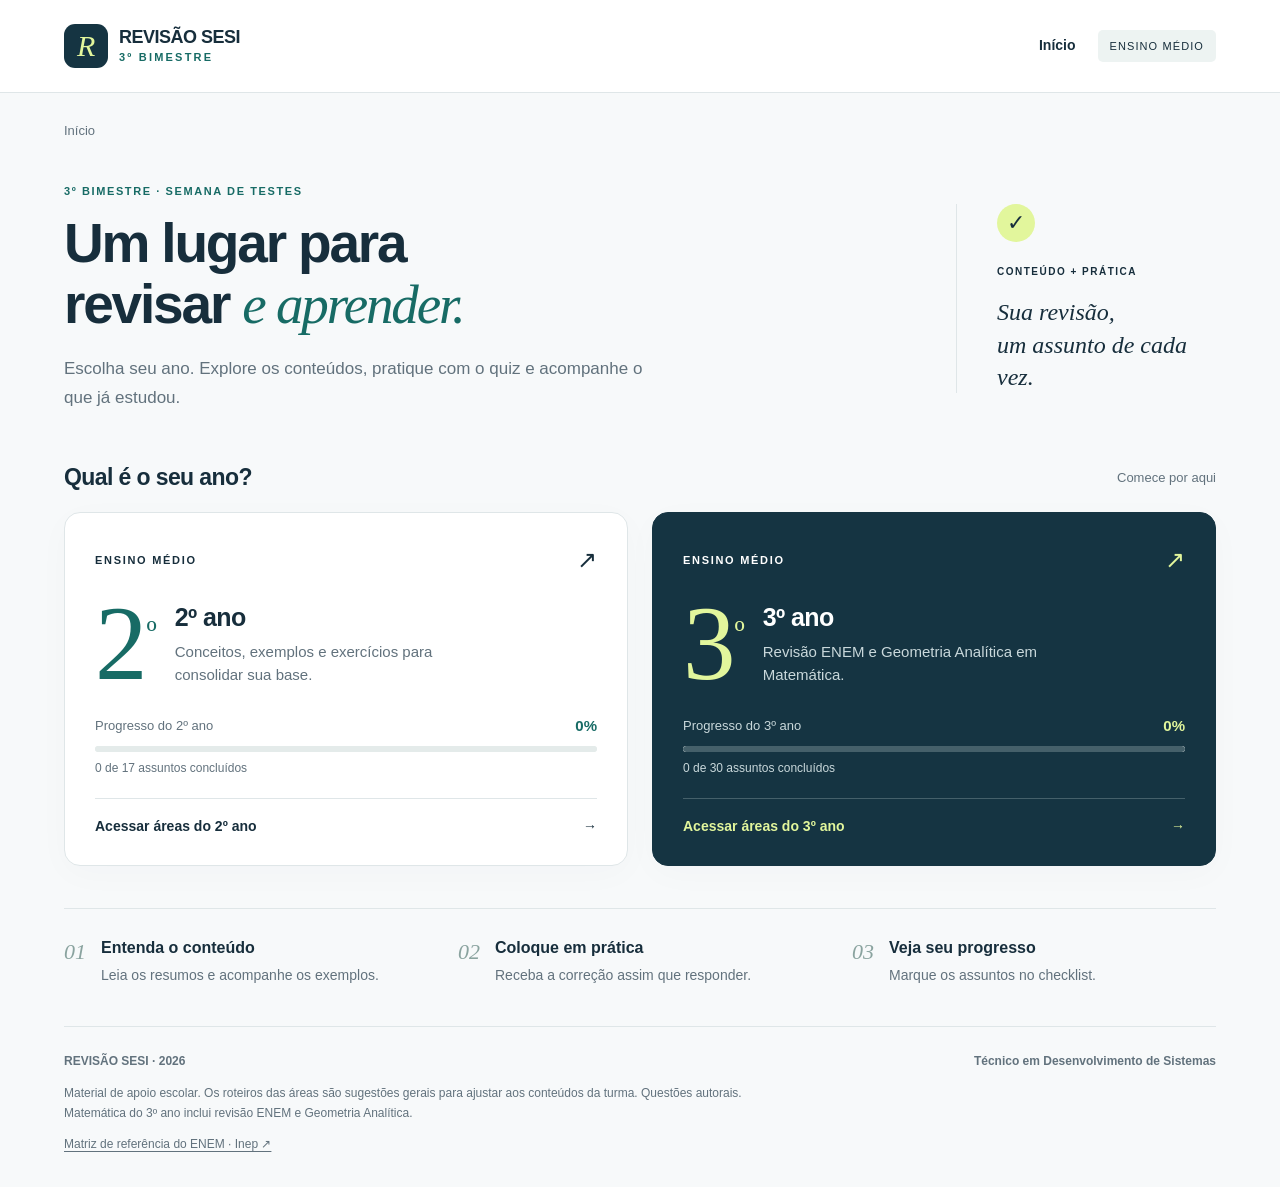
<file: index.html>
<!doctype html>
<html lang="pt-BR"><head><meta charset="UTF-8"><meta name="viewport" content="width=device-width,initial-scale=1"><title>Revisão SESI · 3º Bimestre</title><meta name="description" content="Plataforma de revisão do 2º e 3º ano: Linguagens, Matemática, Ciências da Natureza e Ciências Humanas, com conteúdo, quiz e checklist."><meta name="theme-color" content="#153442"><link rel="icon" type="image/svg+xml" href="data:image/svg+xml,%3Csvg xmlns='http://www.w3.org/2000/svg' viewBox='0 0 40 40'%3E%3Crect width='40' height='40' rx='10' fill='%23153442'/%3E%3Ctext x='20' y='29' text-anchor='middle' font-size='29' fill='%23e2f69c'%3ER%3C/text%3E%3C/svg%3E"><link rel="stylesheet" href="assets/css/style.css"><script defer src="assets/js/data.js"></script><script defer src="assets/js/script.js"></script></head>
<body data-page="home" data-grade="" data-area="" data-root="">
<a class="skip" href="#app">Pular para o conteúdo</a>
<header class="site-header"><div class="header-inner"><a class="brand" id="home-link" href="index.html" aria-label="Revisão SESI — página inicial"><span class="brand-mark" aria-hidden="true">R</span><span>REVISÃO SESI<small>3º BIMESTRE</small></span></a><nav class="header-nav" aria-label="Navegação principal"><a id="header-home" href="index.html">Início</a><span class="year-tag" id="header-year">ENSINO MÉDIO</span></nav></div></header>
<div class="shell"><nav id="breadcrumbs" class="breadcrumbs" aria-label="Caminho de navegação"><a href="index.html">Início</a></nav><main id="app" tabindex="-1"></main>
<footer class="site-footer"><div class="footer-top"><span>REVISÃO SESI · <span id="current-year"></span></span><span>Técnico em Desenvolvimento de Sistemas</span></div><p>Material de apoio escolar. Os roteiros das áreas são sugestões gerais para ajustar aos conteúdos da turma. Questões autorais. Matemática do 3º ano inclui revisão ENEM e Geometria Analítica.</p><a href="https://download.inep.gov.br/enem/outros_documentos/enem_matriz_referencia.pdf" target="_blank" rel="noopener">Matriz de referência do ENEM · Inep ↗</a></footer></div>
<div id="announcer" class="sr-only" role="status" aria-live="polite" aria-atomic="true"></div><noscript><p class="noscript">Ative o JavaScript para usar os conteúdos, quizzes e checklists. Os materiais também estão disponíveis em Markdown na pasta conteudos do projeto.</p></noscript></body></html>
</file>
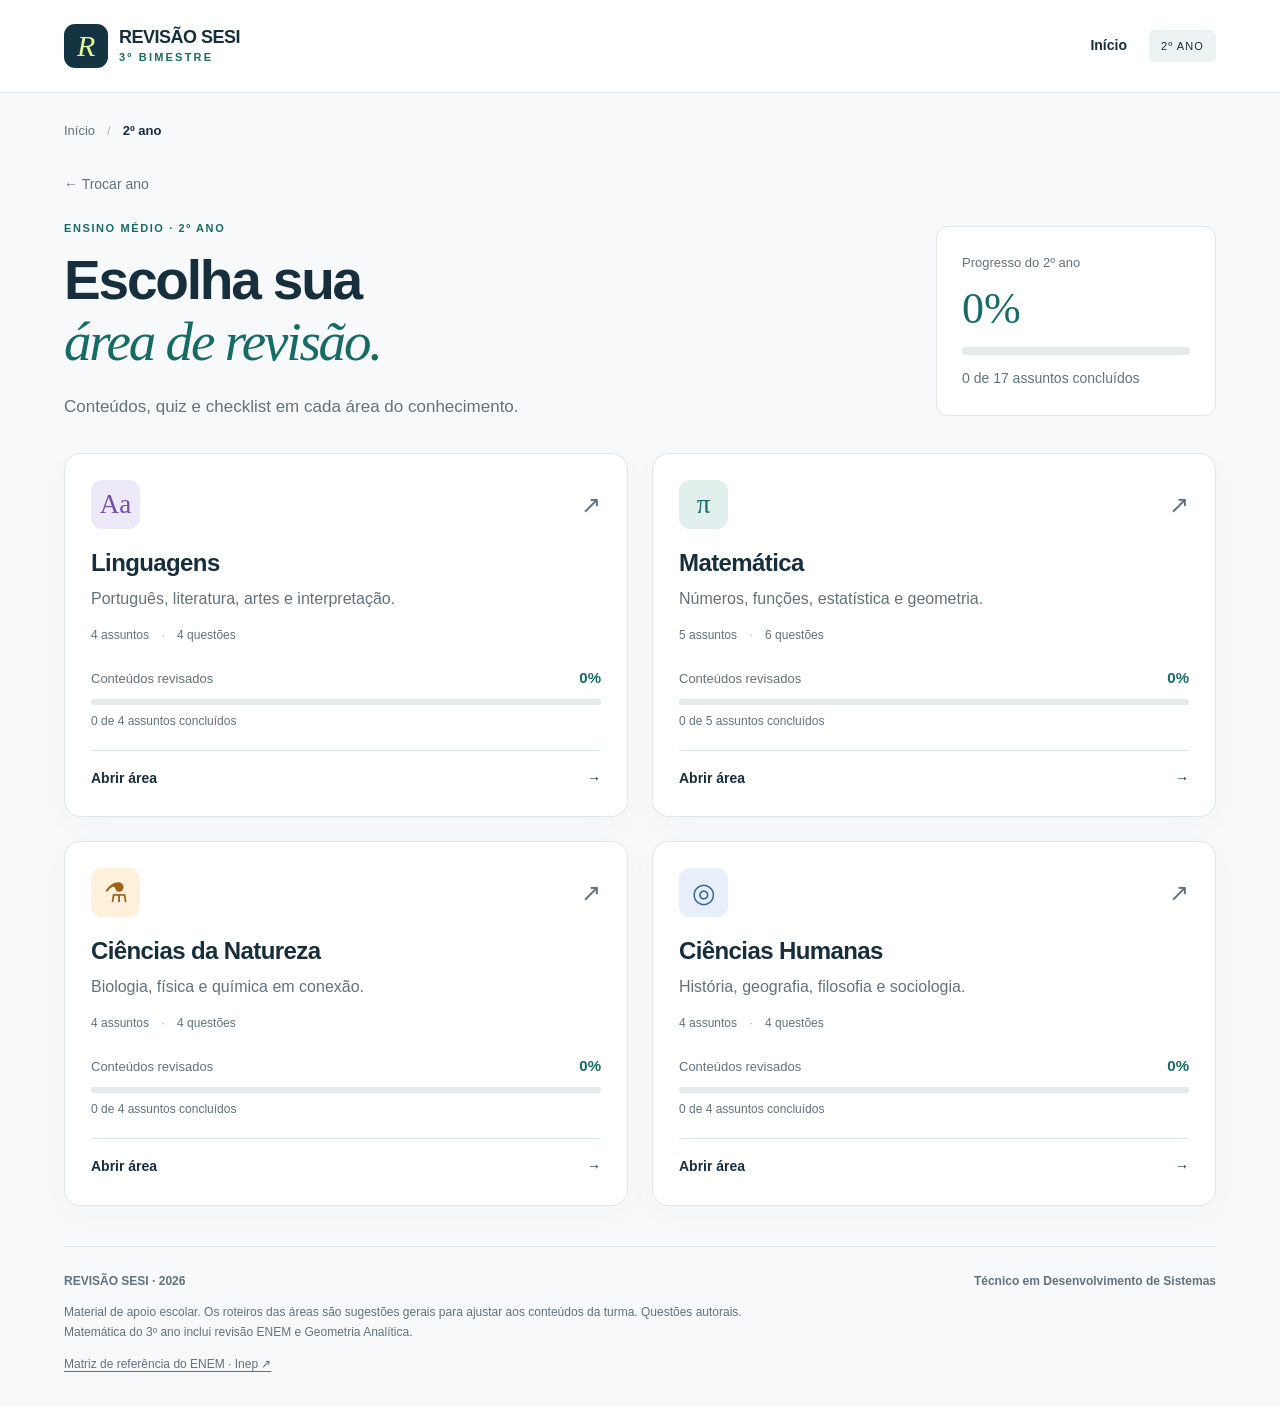
<file: pages/2ano.html>
<!doctype html>
<html lang="pt-BR"><head><meta charset="UTF-8"><meta name="viewport" content="width=device-width,initial-scale=1"><title>2º Ano | Revisão SESI</title><meta name="description" content="Plataforma de revisão do 2º e 3º ano: Linguagens, Matemática, Ciências da Natureza e Ciências Humanas, com conteúdo, quiz e checklist."><meta name="theme-color" content="#153442"><link rel="icon" type="image/svg+xml" href="data:image/svg+xml,%3Csvg xmlns='http://www.w3.org/2000/svg' viewBox='0 0 40 40'%3E%3Crect width='40' height='40' rx='10' fill='%23153442'/%3E%3Ctext x='20' y='29' text-anchor='middle' font-size='29' fill='%23e2f69c'%3ER%3C/text%3E%3C/svg%3E"><link rel="stylesheet" href="../assets/css/style.css"><script defer src="../assets/js/data.js"></script><script defer src="../assets/js/script.js"></script></head>
<body data-page="grade" data-grade="2" data-area="" data-root="../">
<a class="skip" href="#app">Pular para o conteúdo</a>
<header class="site-header"><div class="header-inner"><a class="brand" id="home-link" href="../index.html" aria-label="Revisão SESI — página inicial"><span class="brand-mark" aria-hidden="true">R</span><span>REVISÃO SESI<small>3º BIMESTRE</small></span></a><nav class="header-nav" aria-label="Navegação principal"><a id="header-home" href="../index.html">Início</a><span class="year-tag" id="header-year">ENSINO MÉDIO</span></nav></div></header>
<div class="shell"><nav id="breadcrumbs" class="breadcrumbs" aria-label="Caminho de navegação"><a href="../index.html">Início</a></nav><main id="app" tabindex="-1"></main>
<footer class="site-footer"><div class="footer-top"><span>REVISÃO SESI · <span id="current-year"></span></span><span>Técnico em Desenvolvimento de Sistemas</span></div><p>Material de apoio escolar. Os roteiros das áreas são sugestões gerais para ajustar aos conteúdos da turma. Questões autorais. Matemática do 3º ano inclui revisão ENEM e Geometria Analítica.</p><a href="https://download.inep.gov.br/enem/outros_documentos/enem_matriz_referencia.pdf" target="_blank" rel="noopener">Matriz de referência do ENEM · Inep ↗</a></footer></div>
<div id="announcer" class="sr-only" role="status" aria-live="polite" aria-atomic="true"></div><noscript><p class="noscript">Ative o JavaScript para usar os conteúdos, quizzes e checklists. Os materiais também estão disponíveis em Markdown na pasta conteudos do projeto.</p></noscript></body></html>
</file>
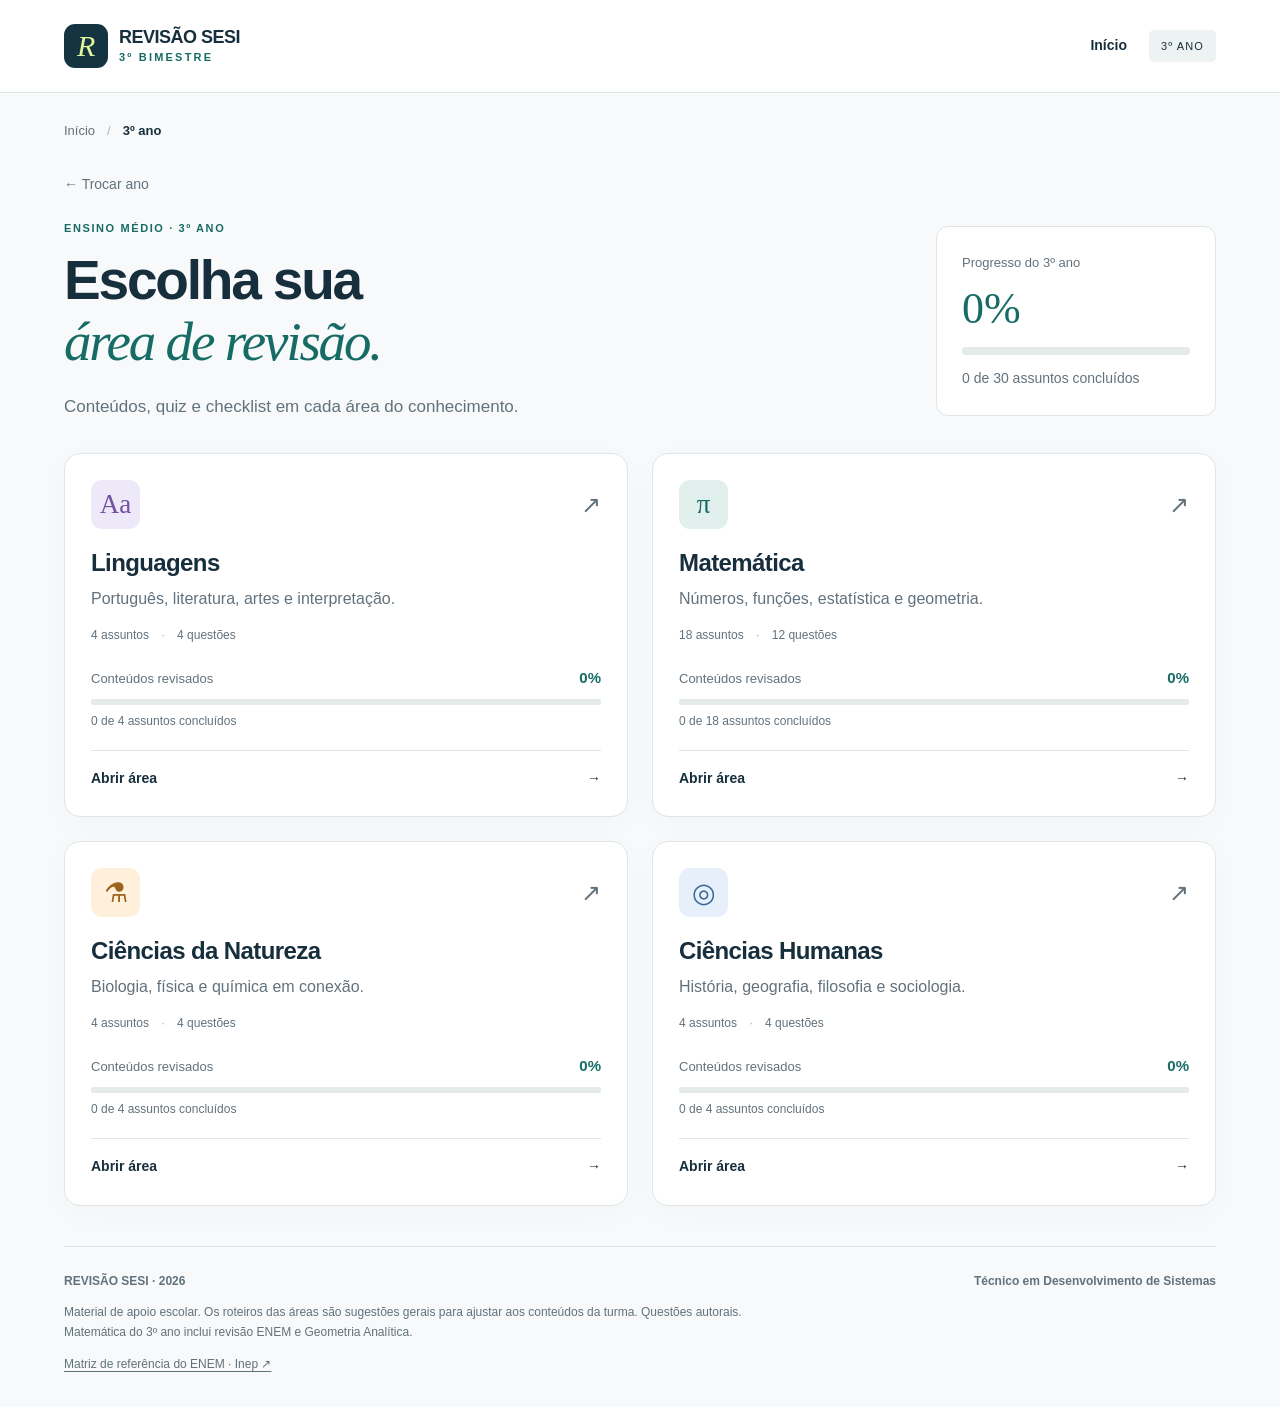
<file: pages/3ano.html>
<!doctype html>
<html lang="pt-BR"><head><meta charset="UTF-8"><meta name="viewport" content="width=device-width,initial-scale=1"><title>3º Ano | Revisão SESI</title><meta name="description" content="Plataforma de revisão do 2º e 3º ano: Linguagens, Matemática, Ciências da Natureza e Ciências Humanas, com conteúdo, quiz e checklist."><meta name="theme-color" content="#153442"><link rel="icon" type="image/svg+xml" href="data:image/svg+xml,%3Csvg xmlns='http://www.w3.org/2000/svg' viewBox='0 0 40 40'%3E%3Crect width='40' height='40' rx='10' fill='%23153442'/%3E%3Ctext x='20' y='29' text-anchor='middle' font-size='29' fill='%23e2f69c'%3ER%3C/text%3E%3C/svg%3E"><link rel="stylesheet" href="../assets/css/style.css"><script defer src="../assets/js/data.js"></script><script defer src="../assets/js/script.js"></script></head>
<body data-page="grade" data-grade="3" data-area="" data-root="../">
<a class="skip" href="#app">Pular para o conteúdo</a>
<header class="site-header"><div class="header-inner"><a class="brand" id="home-link" href="../index.html" aria-label="Revisão SESI — página inicial"><span class="brand-mark" aria-hidden="true">R</span><span>REVISÃO SESI<small>3º BIMESTRE</small></span></a><nav class="header-nav" aria-label="Navegação principal"><a id="header-home" href="../index.html">Início</a><span class="year-tag" id="header-year">ENSINO MÉDIO</span></nav></div></header>
<div class="shell"><nav id="breadcrumbs" class="breadcrumbs" aria-label="Caminho de navegação"><a href="../index.html">Início</a></nav><main id="app" tabindex="-1"></main>
<footer class="site-footer"><div class="footer-top"><span>REVISÃO SESI · <span id="current-year"></span></span><span>Técnico em Desenvolvimento de Sistemas</span></div><p>Material de apoio escolar. Os roteiros das áreas são sugestões gerais para ajustar aos conteúdos da turma. Questões autorais. Matemática do 3º ano inclui revisão ENEM e Geometria Analítica.</p><a href="https://download.inep.gov.br/enem/outros_documentos/enem_matriz_referencia.pdf" target="_blank" rel="noopener">Matriz de referência do ENEM · Inep ↗</a></footer></div>
<div id="announcer" class="sr-only" role="status" aria-live="polite" aria-atomic="true"></div><noscript><p class="noscript">Ative o JavaScript para usar os conteúdos, quizzes e checklists. Os materiais também estão disponíveis em Markdown na pasta conteudos do projeto.</p></noscript></body></html>
</file>
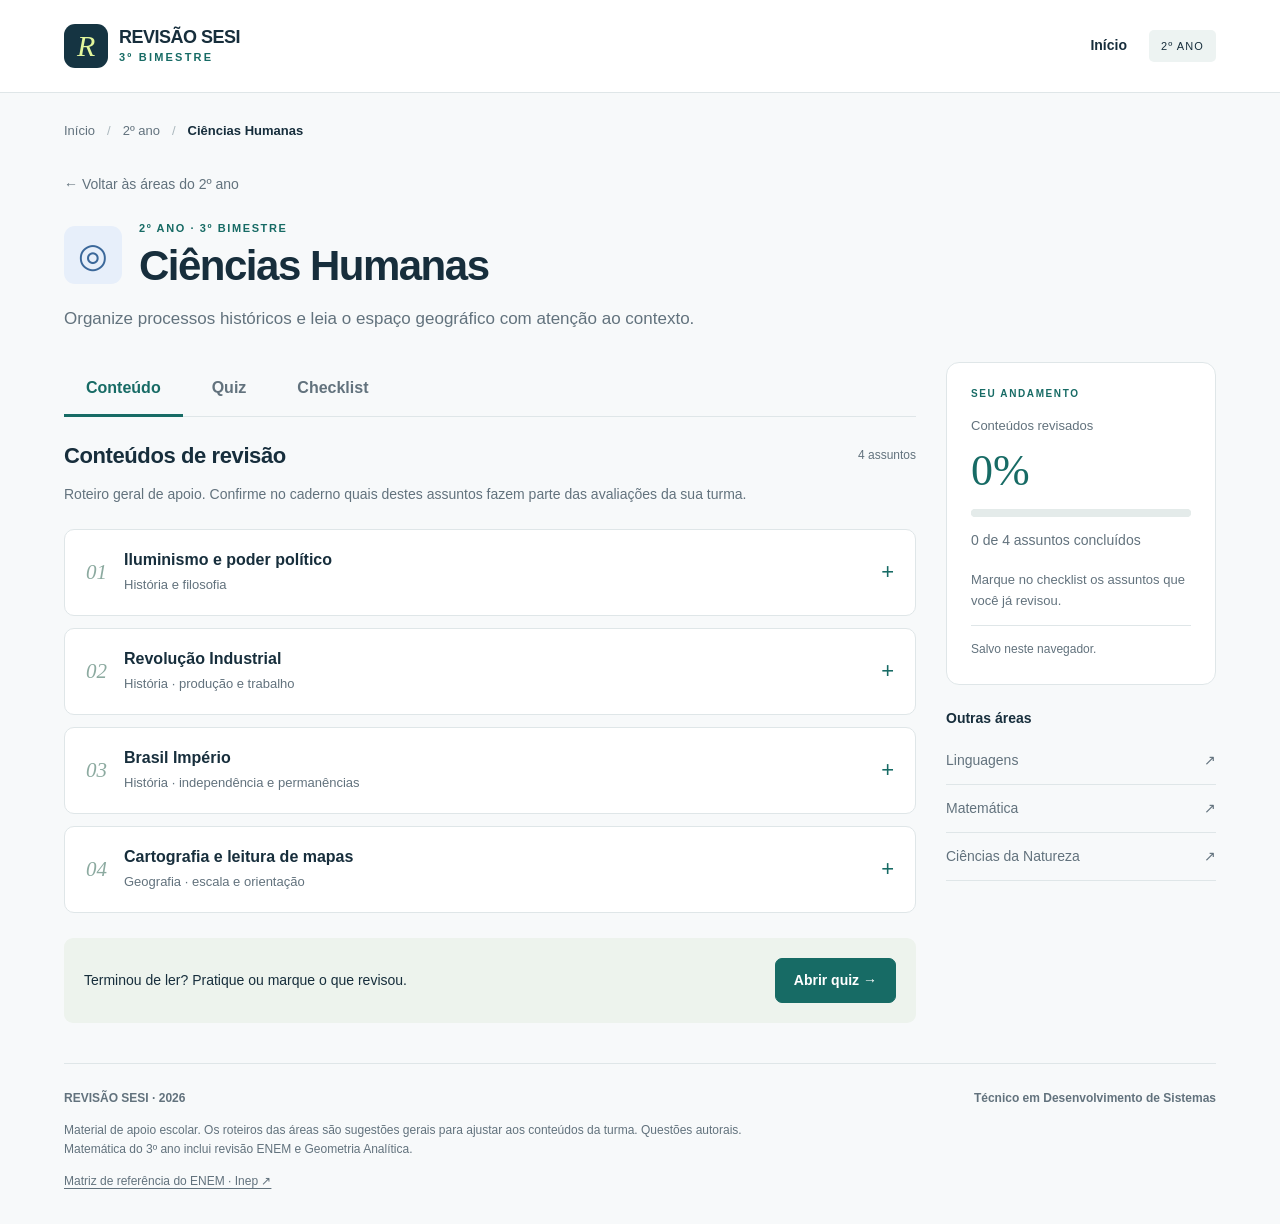
<file: pages/areas/2ano/humanas.html>
<!doctype html>
<html lang="pt-BR"><head><meta charset="UTF-8"><meta name="viewport" content="width=device-width,initial-scale=1"><title>Ciências Humanas | 2º Ano | Revisão SESI</title><meta name="description" content="Plataforma de revisão do 2º e 3º ano: Linguagens, Matemática, Ciências da Natureza e Ciências Humanas, com conteúdo, quiz e checklist."><meta name="theme-color" content="#153442"><link rel="icon" type="image/svg+xml" href="data:image/svg+xml,%3Csvg xmlns='http://www.w3.org/2000/svg' viewBox='0 0 40 40'%3E%3Crect width='40' height='40' rx='10' fill='%23153442'/%3E%3Ctext x='20' y='29' text-anchor='middle' font-size='29' fill='%23e2f69c'%3ER%3C/text%3E%3C/svg%3E"><link rel="stylesheet" href="../../../assets/css/style.css"><script defer src="../../../assets/js/data.js"></script><script defer src="../../../assets/js/script.js"></script></head>
<body data-page="area" data-grade="2" data-area="humanas" data-root="../../../">
<a class="skip" href="#app">Pular para o conteúdo</a>
<header class="site-header"><div class="header-inner"><a class="brand" id="home-link" href="../../../index.html" aria-label="Revisão SESI — página inicial"><span class="brand-mark" aria-hidden="true">R</span><span>REVISÃO SESI<small>3º BIMESTRE</small></span></a><nav class="header-nav" aria-label="Navegação principal"><a id="header-home" href="../../../index.html">Início</a><span class="year-tag" id="header-year">ENSINO MÉDIO</span></nav></div></header>
<div class="shell"><nav id="breadcrumbs" class="breadcrumbs" aria-label="Caminho de navegação"><a href="../../../index.html">Início</a></nav><main id="app" tabindex="-1"></main>
<footer class="site-footer"><div class="footer-top"><span>REVISÃO SESI · <span id="current-year"></span></span><span>Técnico em Desenvolvimento de Sistemas</span></div><p>Material de apoio escolar. Os roteiros das áreas são sugestões gerais para ajustar aos conteúdos da turma. Questões autorais. Matemática do 3º ano inclui revisão ENEM e Geometria Analítica.</p><a href="https://download.inep.gov.br/enem/outros_documentos/enem_matriz_referencia.pdf" target="_blank" rel="noopener">Matriz de referência do ENEM · Inep ↗</a></footer></div>
<div id="announcer" class="sr-only" role="status" aria-live="polite" aria-atomic="true"></div><noscript><p class="noscript">Ative o JavaScript para usar os conteúdos, quizzes e checklists. Os materiais também estão disponíveis em Markdown na pasta conteudos do projeto.</p></noscript></body></html>
</file>
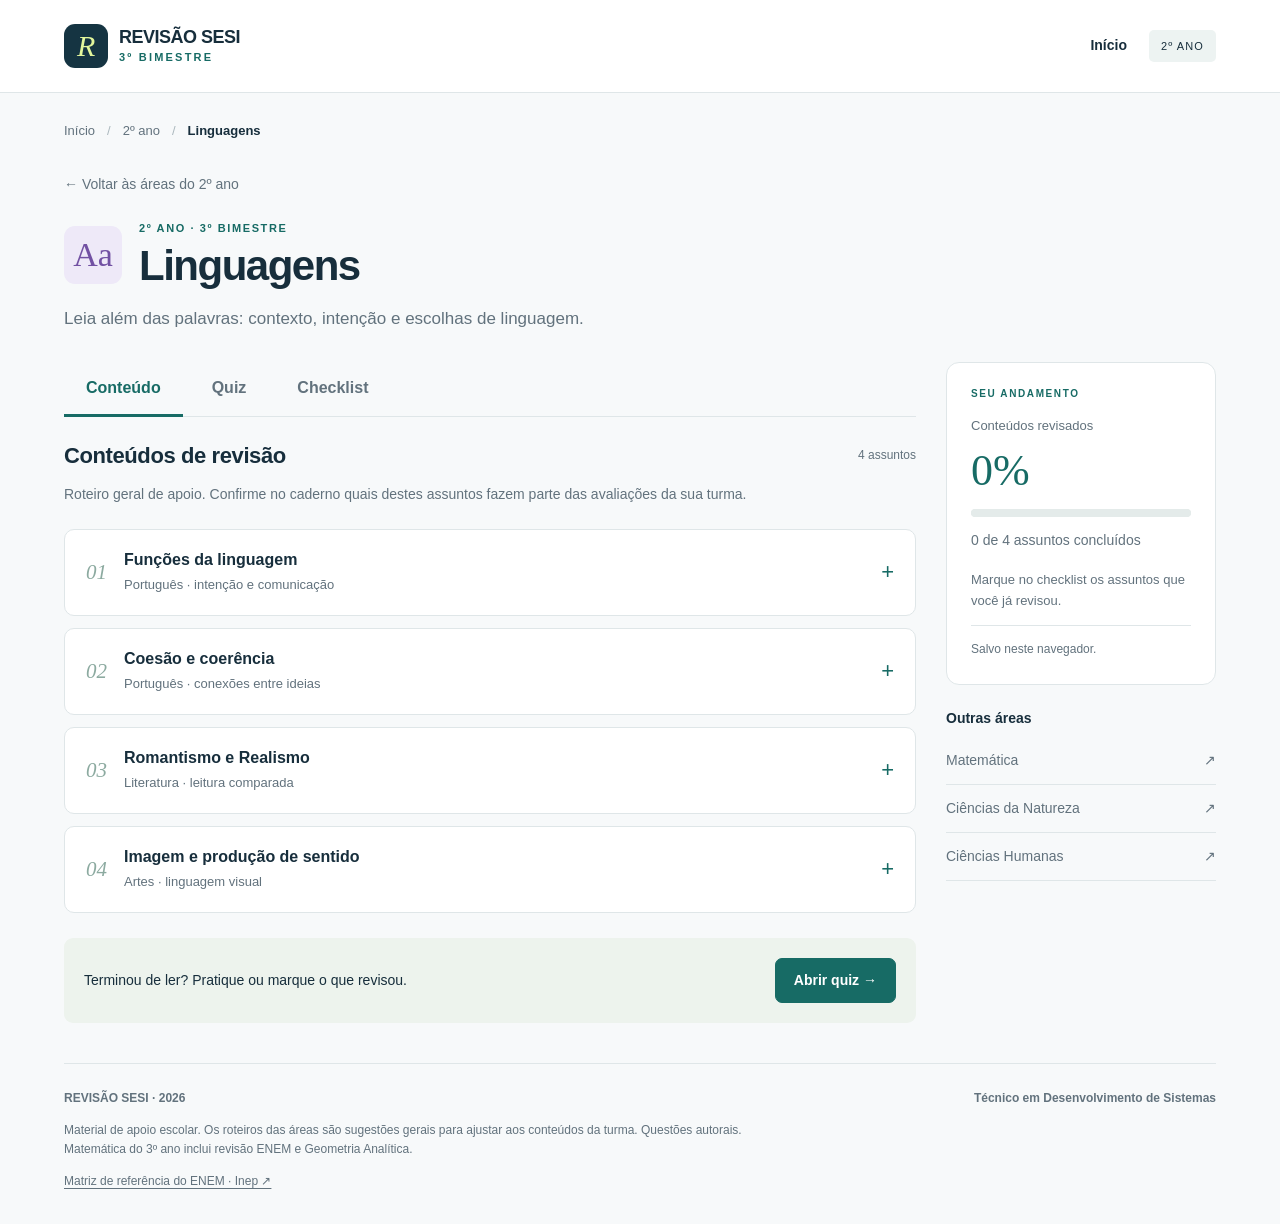
<file: pages/areas/2ano/linguagens.html>
<!doctype html>
<html lang="pt-BR"><head><meta charset="UTF-8"><meta name="viewport" content="width=device-width,initial-scale=1"><title>Linguagens | 2º Ano | Revisão SESI</title><meta name="description" content="Plataforma de revisão do 2º e 3º ano: Linguagens, Matemática, Ciências da Natureza e Ciências Humanas, com conteúdo, quiz e checklist."><meta name="theme-color" content="#153442"><link rel="icon" type="image/svg+xml" href="data:image/svg+xml,%3Csvg xmlns='http://www.w3.org/2000/svg' viewBox='0 0 40 40'%3E%3Crect width='40' height='40' rx='10' fill='%23153442'/%3E%3Ctext x='20' y='29' text-anchor='middle' font-size='29' fill='%23e2f69c'%3ER%3C/text%3E%3C/svg%3E"><link rel="stylesheet" href="../../../assets/css/style.css"><script defer src="../../../assets/js/data.js"></script><script defer src="../../../assets/js/script.js"></script></head>
<body data-page="area" data-grade="2" data-area="linguagens" data-root="../../../">
<a class="skip" href="#app">Pular para o conteúdo</a>
<header class="site-header"><div class="header-inner"><a class="brand" id="home-link" href="../../../index.html" aria-label="Revisão SESI — página inicial"><span class="brand-mark" aria-hidden="true">R</span><span>REVISÃO SESI<small>3º BIMESTRE</small></span></a><nav class="header-nav" aria-label="Navegação principal"><a id="header-home" href="../../../index.html">Início</a><span class="year-tag" id="header-year">ENSINO MÉDIO</span></nav></div></header>
<div class="shell"><nav id="breadcrumbs" class="breadcrumbs" aria-label="Caminho de navegação"><a href="../../../index.html">Início</a></nav><main id="app" tabindex="-1"></main>
<footer class="site-footer"><div class="footer-top"><span>REVISÃO SESI · <span id="current-year"></span></span><span>Técnico em Desenvolvimento de Sistemas</span></div><p>Material de apoio escolar. Os roteiros das áreas são sugestões gerais para ajustar aos conteúdos da turma. Questões autorais. Matemática do 3º ano inclui revisão ENEM e Geometria Analítica.</p><a href="https://download.inep.gov.br/enem/outros_documentos/enem_matriz_referencia.pdf" target="_blank" rel="noopener">Matriz de referência do ENEM · Inep ↗</a></footer></div>
<div id="announcer" class="sr-only" role="status" aria-live="polite" aria-atomic="true"></div><noscript><p class="noscript">Ative o JavaScript para usar os conteúdos, quizzes e checklists. Os materiais também estão disponíveis em Markdown na pasta conteudos do projeto.</p></noscript></body></html>
</file>
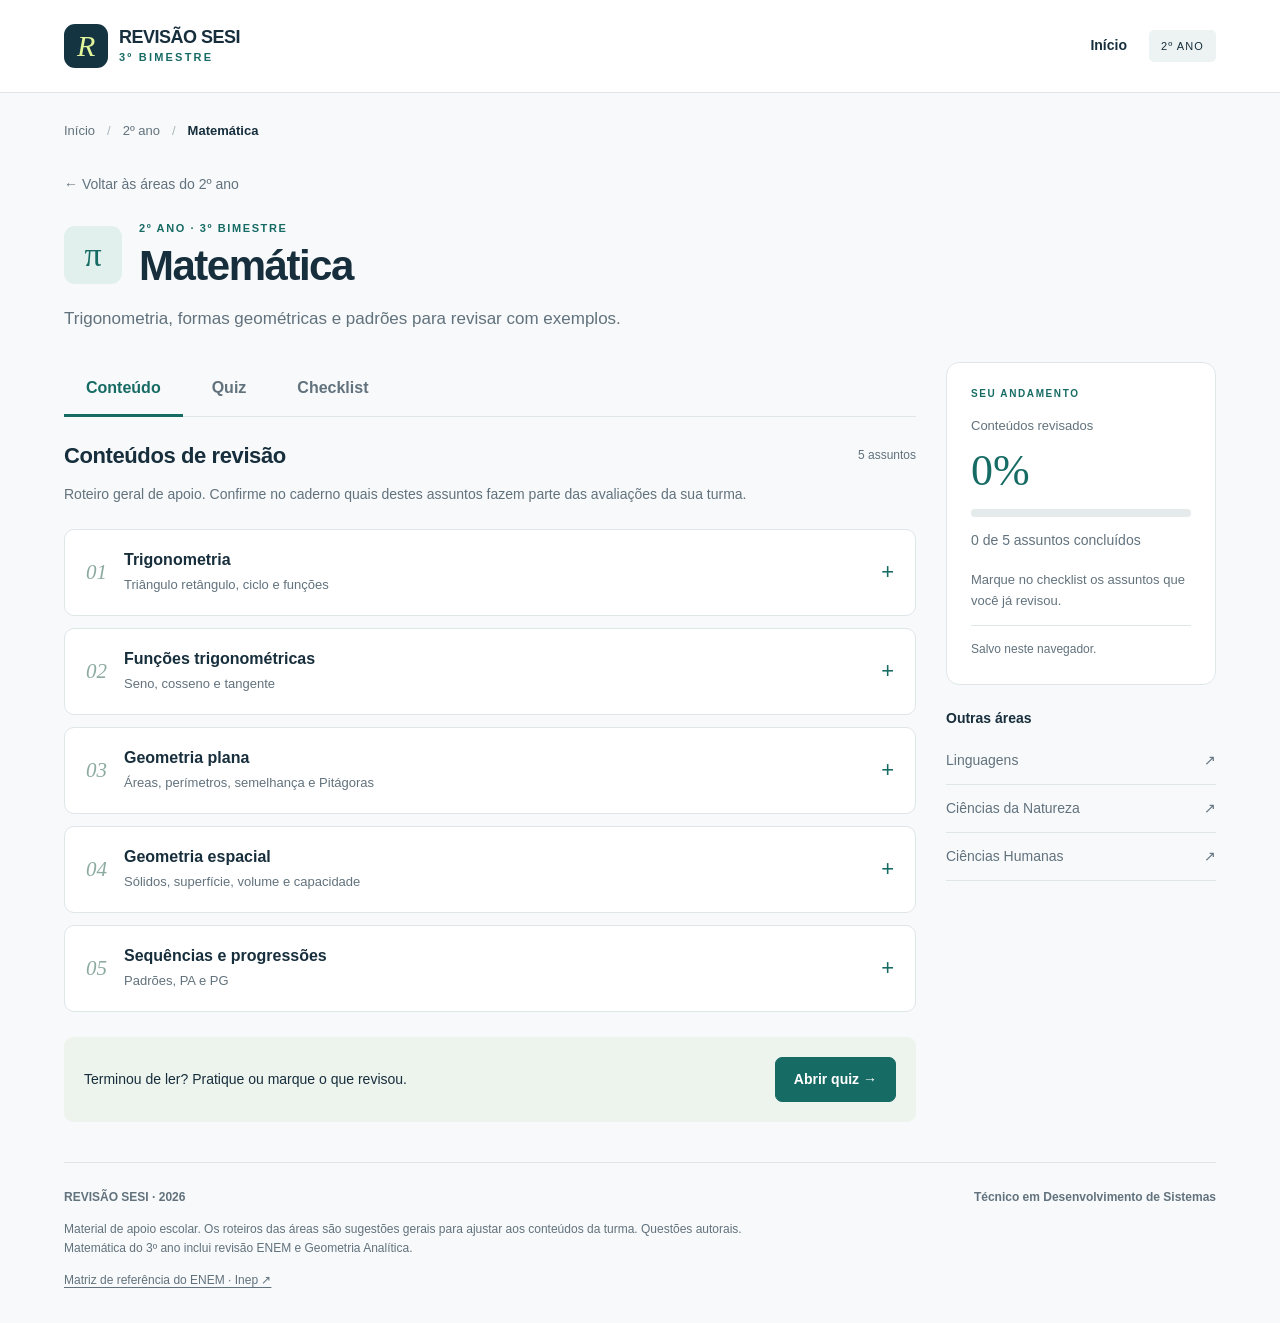
<file: pages/areas/2ano/matematica.html>
<!doctype html>
<html lang="pt-BR"><head><meta charset="UTF-8"><meta name="viewport" content="width=device-width,initial-scale=1"><title>Matemática | 2º Ano | Revisão SESI</title><meta name="description" content="Plataforma de revisão do 2º e 3º ano: Linguagens, Matemática, Ciências da Natureza e Ciências Humanas, com conteúdo, quiz e checklist."><meta name="theme-color" content="#153442"><link rel="icon" type="image/svg+xml" href="data:image/svg+xml,%3Csvg xmlns='http://www.w3.org/2000/svg' viewBox='0 0 40 40'%3E%3Crect width='40' height='40' rx='10' fill='%23153442'/%3E%3Ctext x='20' y='29' text-anchor='middle' font-size='29' fill='%23e2f69c'%3ER%3C/text%3E%3C/svg%3E"><link rel="stylesheet" href="../../../assets/css/style.css"><script defer src="../../../assets/js/data.js"></script><script defer src="../../../assets/js/script.js"></script></head>
<body data-page="area" data-grade="2" data-area="matematica" data-root="../../../">
<a class="skip" href="#app">Pular para o conteúdo</a>
<header class="site-header"><div class="header-inner"><a class="brand" id="home-link" href="../../../index.html" aria-label="Revisão SESI — página inicial"><span class="brand-mark" aria-hidden="true">R</span><span>REVISÃO SESI<small>3º BIMESTRE</small></span></a><nav class="header-nav" aria-label="Navegação principal"><a id="header-home" href="../../../index.html">Início</a><span class="year-tag" id="header-year">ENSINO MÉDIO</span></nav></div></header>
<div class="shell"><nav id="breadcrumbs" class="breadcrumbs" aria-label="Caminho de navegação"><a href="../../../index.html">Início</a></nav><main id="app" tabindex="-1"></main>
<footer class="site-footer"><div class="footer-top"><span>REVISÃO SESI · <span id="current-year"></span></span><span>Técnico em Desenvolvimento de Sistemas</span></div><p>Material de apoio escolar. Os roteiros das áreas são sugestões gerais para ajustar aos conteúdos da turma. Questões autorais. Matemática do 3º ano inclui revisão ENEM e Geometria Analítica.</p><a href="https://download.inep.gov.br/enem/outros_documentos/enem_matriz_referencia.pdf" target="_blank" rel="noopener">Matriz de referência do ENEM · Inep ↗</a></footer></div>
<div id="announcer" class="sr-only" role="status" aria-live="polite" aria-atomic="true"></div><noscript><p class="noscript">Ative o JavaScript para usar os conteúdos, quizzes e checklists. Os materiais também estão disponíveis em Markdown na pasta conteudos do projeto.</p></noscript></body></html>
</file>
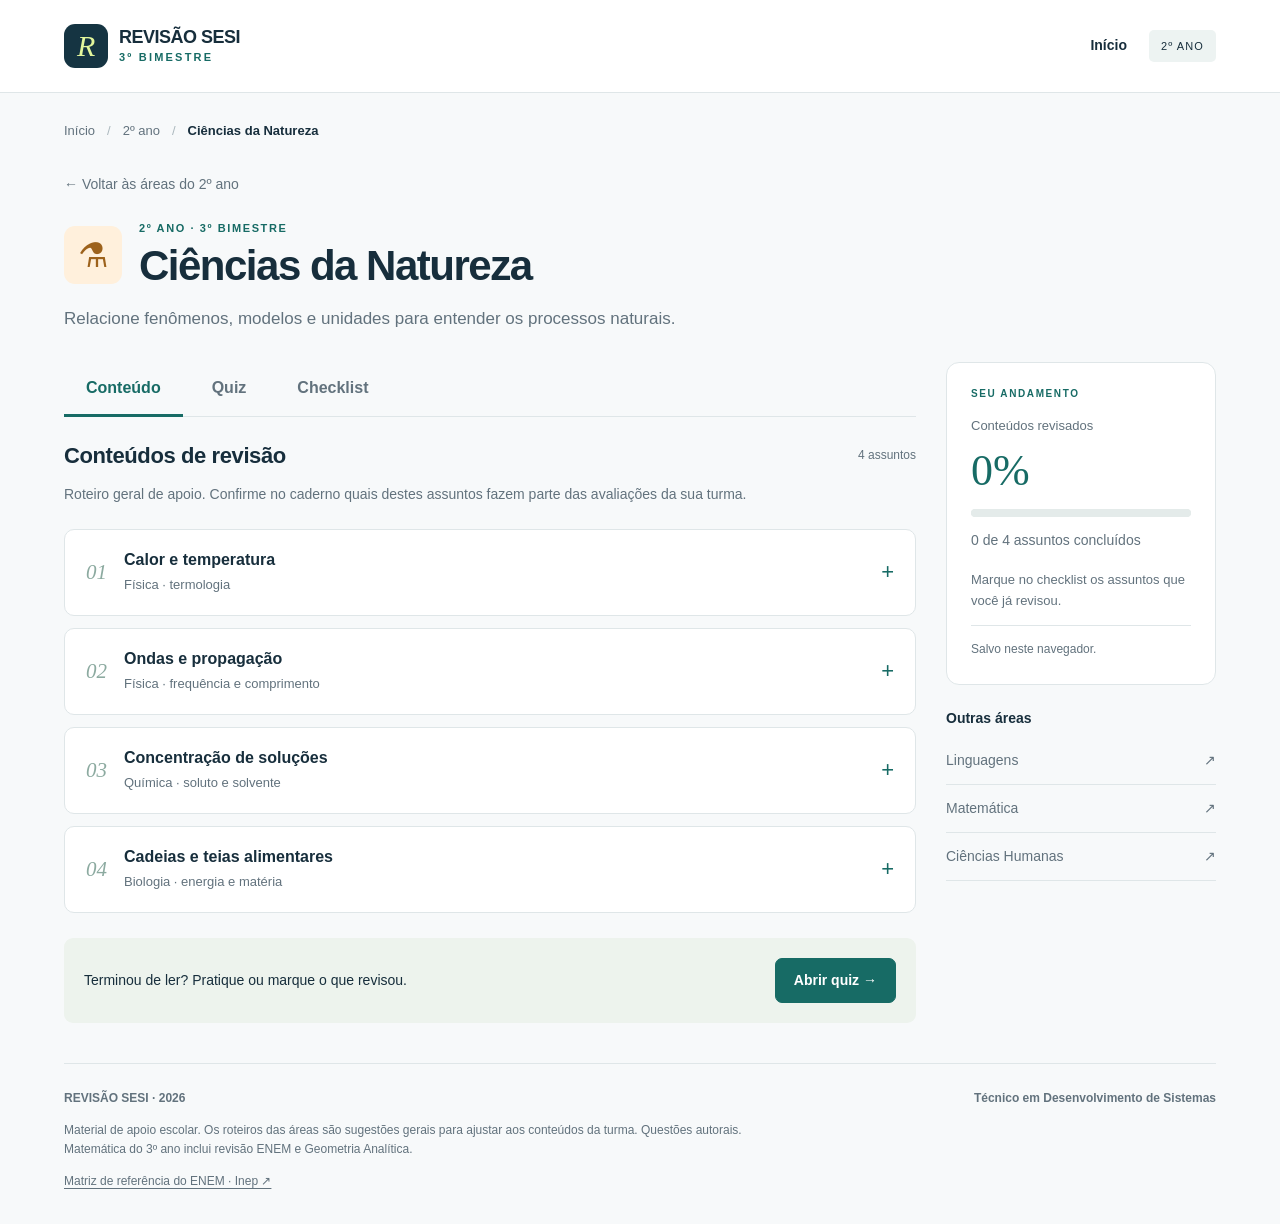
<file: pages/areas/2ano/natureza.html>
<!doctype html>
<html lang="pt-BR"><head><meta charset="UTF-8"><meta name="viewport" content="width=device-width,initial-scale=1"><title>Ciências da Natureza | 2º Ano | Revisão SESI</title><meta name="description" content="Plataforma de revisão do 2º e 3º ano: Linguagens, Matemática, Ciências da Natureza e Ciências Humanas, com conteúdo, quiz e checklist."><meta name="theme-color" content="#153442"><link rel="icon" type="image/svg+xml" href="data:image/svg+xml,%3Csvg xmlns='http://www.w3.org/2000/svg' viewBox='0 0 40 40'%3E%3Crect width='40' height='40' rx='10' fill='%23153442'/%3E%3Ctext x='20' y='29' text-anchor='middle' font-size='29' fill='%23e2f69c'%3ER%3C/text%3E%3C/svg%3E"><link rel="stylesheet" href="../../../assets/css/style.css"><script defer src="../../../assets/js/data.js"></script><script defer src="../../../assets/js/script.js"></script></head>
<body data-page="area" data-grade="2" data-area="natureza" data-root="../../../">
<a class="skip" href="#app">Pular para o conteúdo</a>
<header class="site-header"><div class="header-inner"><a class="brand" id="home-link" href="../../../index.html" aria-label="Revisão SESI — página inicial"><span class="brand-mark" aria-hidden="true">R</span><span>REVISÃO SESI<small>3º BIMESTRE</small></span></a><nav class="header-nav" aria-label="Navegação principal"><a id="header-home" href="../../../index.html">Início</a><span class="year-tag" id="header-year">ENSINO MÉDIO</span></nav></div></header>
<div class="shell"><nav id="breadcrumbs" class="breadcrumbs" aria-label="Caminho de navegação"><a href="../../../index.html">Início</a></nav><main id="app" tabindex="-1"></main>
<footer class="site-footer"><div class="footer-top"><span>REVISÃO SESI · <span id="current-year"></span></span><span>Técnico em Desenvolvimento de Sistemas</span></div><p>Material de apoio escolar. Os roteiros das áreas são sugestões gerais para ajustar aos conteúdos da turma. Questões autorais. Matemática do 3º ano inclui revisão ENEM e Geometria Analítica.</p><a href="https://download.inep.gov.br/enem/outros_documentos/enem_matriz_referencia.pdf" target="_blank" rel="noopener">Matriz de referência do ENEM · Inep ↗</a></footer></div>
<div id="announcer" class="sr-only" role="status" aria-live="polite" aria-atomic="true"></div><noscript><p class="noscript">Ative o JavaScript para usar os conteúdos, quizzes e checklists. Os materiais também estão disponíveis em Markdown na pasta conteudos do projeto.</p></noscript></body></html>
</file>
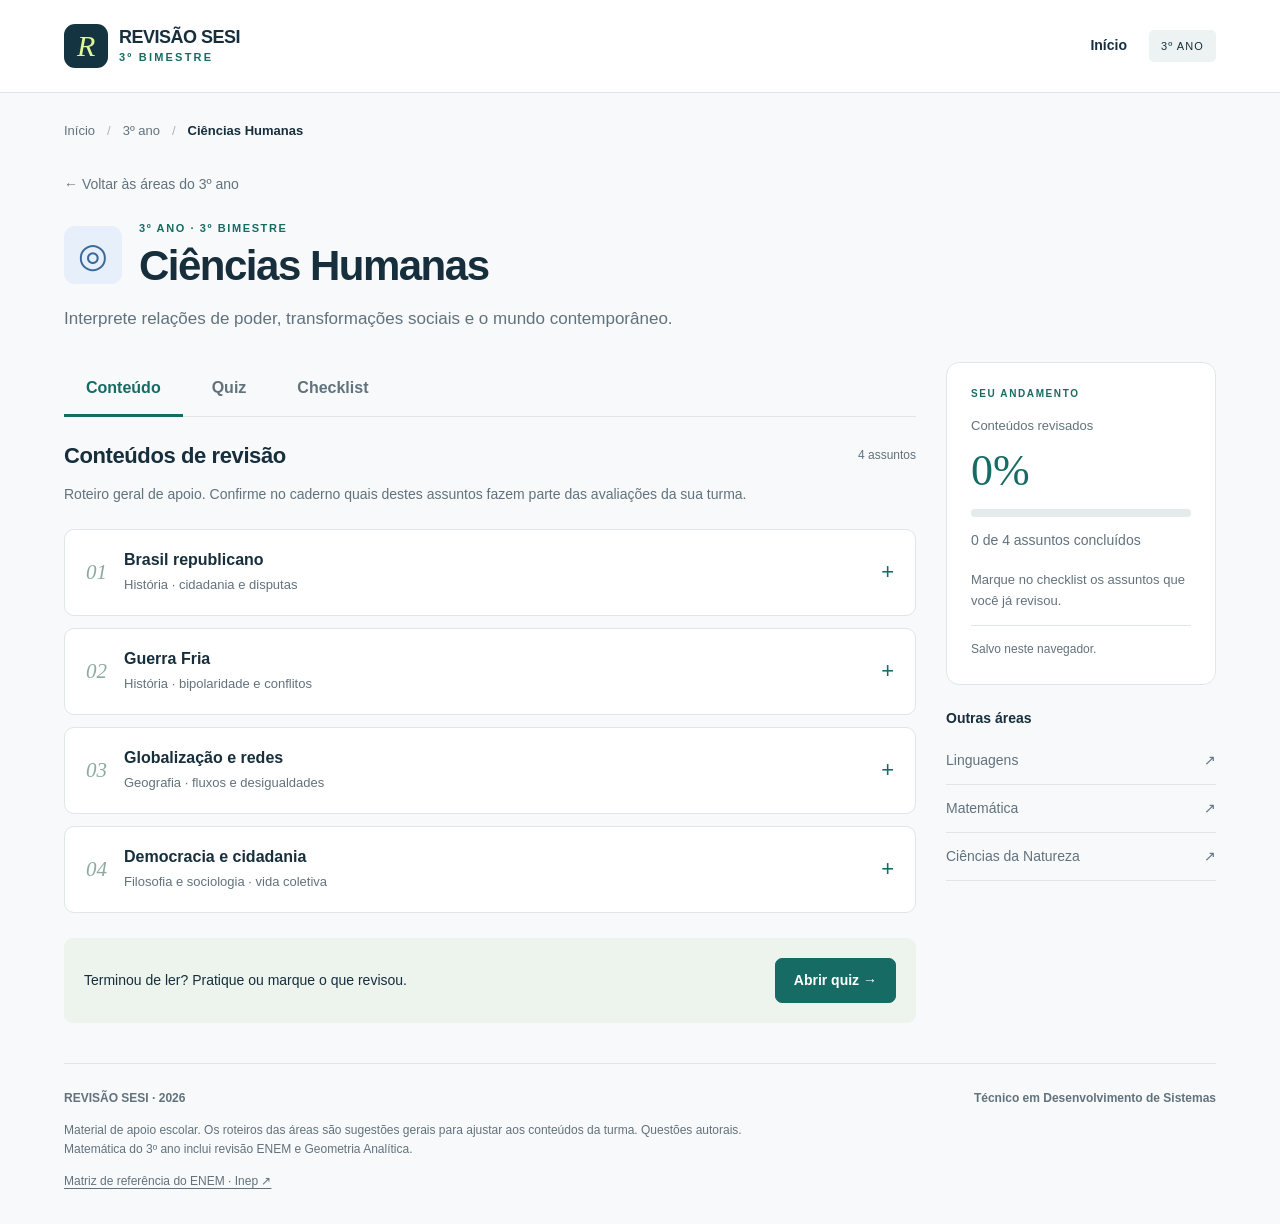
<file: pages/areas/3ano/humanas.html>
<!doctype html>
<html lang="pt-BR"><head><meta charset="UTF-8"><meta name="viewport" content="width=device-width,initial-scale=1"><title>Ciências Humanas | 3º Ano | Revisão SESI</title><meta name="description" content="Plataforma de revisão do 2º e 3º ano: Linguagens, Matemática, Ciências da Natureza e Ciências Humanas, com conteúdo, quiz e checklist."><meta name="theme-color" content="#153442"><link rel="icon" type="image/svg+xml" href="data:image/svg+xml,%3Csvg xmlns='http://www.w3.org/2000/svg' viewBox='0 0 40 40'%3E%3Crect width='40' height='40' rx='10' fill='%23153442'/%3E%3Ctext x='20' y='29' text-anchor='middle' font-size='29' fill='%23e2f69c'%3ER%3C/text%3E%3C/svg%3E"><link rel="stylesheet" href="../../../assets/css/style.css"><script defer src="../../../assets/js/data.js"></script><script defer src="../../../assets/js/script.js"></script></head>
<body data-page="area" data-grade="3" data-area="humanas" data-root="../../../">
<a class="skip" href="#app">Pular para o conteúdo</a>
<header class="site-header"><div class="header-inner"><a class="brand" id="home-link" href="../../../index.html" aria-label="Revisão SESI — página inicial"><span class="brand-mark" aria-hidden="true">R</span><span>REVISÃO SESI<small>3º BIMESTRE</small></span></a><nav class="header-nav" aria-label="Navegação principal"><a id="header-home" href="../../../index.html">Início</a><span class="year-tag" id="header-year">ENSINO MÉDIO</span></nav></div></header>
<div class="shell"><nav id="breadcrumbs" class="breadcrumbs" aria-label="Caminho de navegação"><a href="../../../index.html">Início</a></nav><main id="app" tabindex="-1"></main>
<footer class="site-footer"><div class="footer-top"><span>REVISÃO SESI · <span id="current-year"></span></span><span>Técnico em Desenvolvimento de Sistemas</span></div><p>Material de apoio escolar. Os roteiros das áreas são sugestões gerais para ajustar aos conteúdos da turma. Questões autorais. Matemática do 3º ano inclui revisão ENEM e Geometria Analítica.</p><a href="https://download.inep.gov.br/enem/outros_documentos/enem_matriz_referencia.pdf" target="_blank" rel="noopener">Matriz de referência do ENEM · Inep ↗</a></footer></div>
<div id="announcer" class="sr-only" role="status" aria-live="polite" aria-atomic="true"></div><noscript><p class="noscript">Ative o JavaScript para usar os conteúdos, quizzes e checklists. Os materiais também estão disponíveis em Markdown na pasta conteudos do projeto.</p></noscript></body></html>
</file>
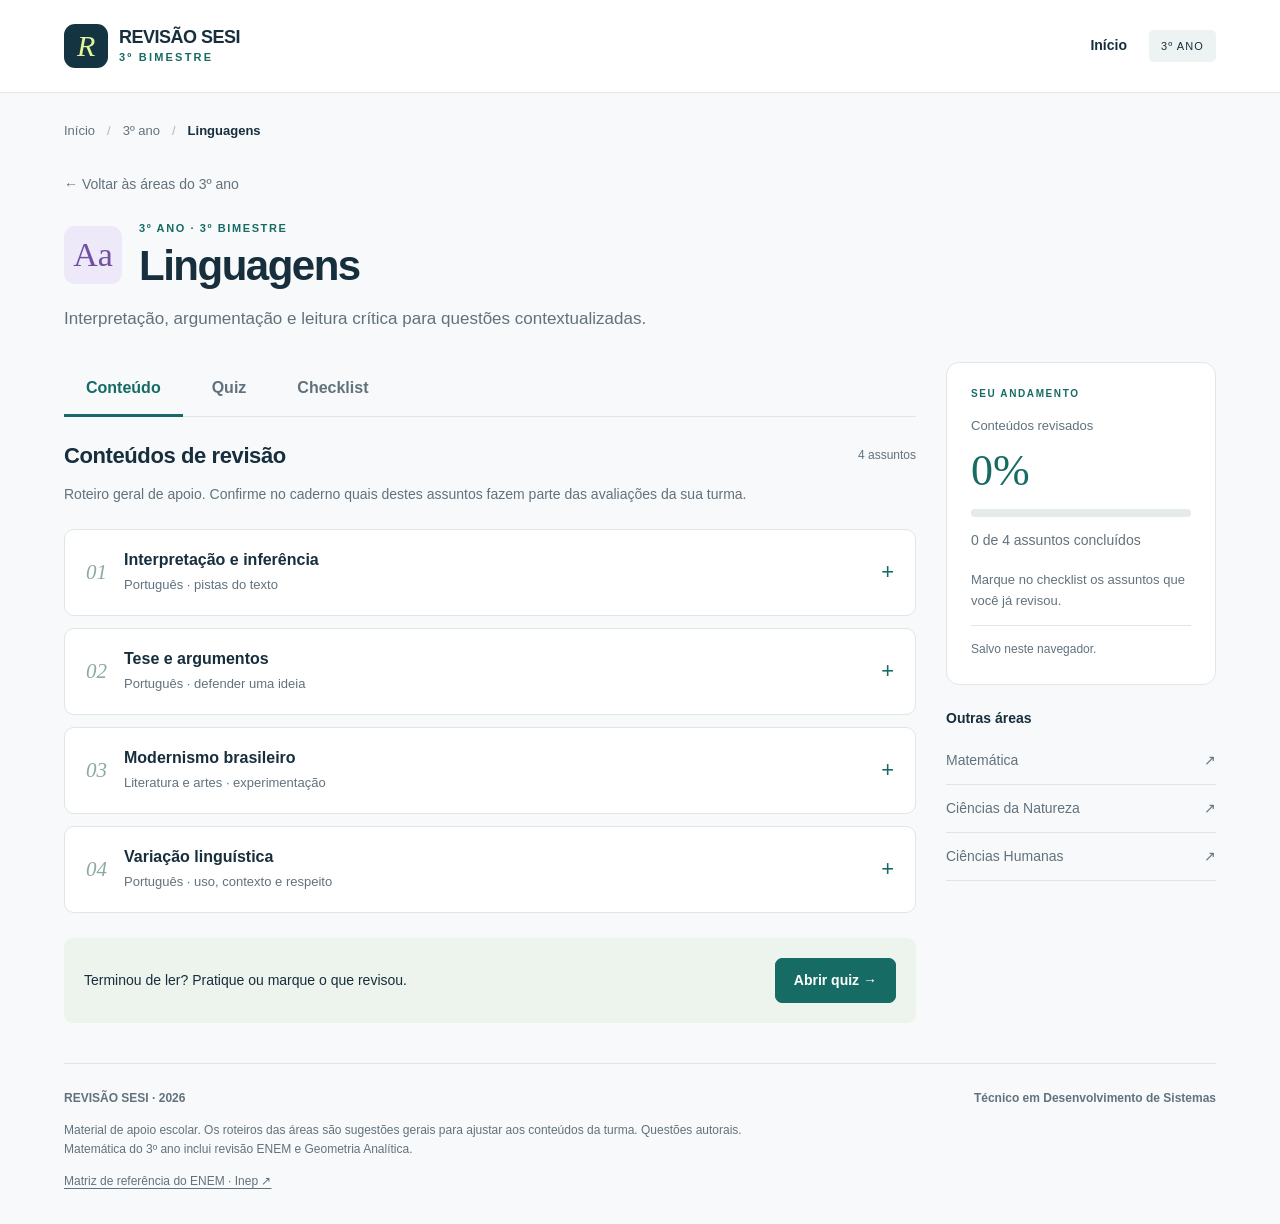
<file: pages/areas/3ano/linguagens.html>
<!doctype html>
<html lang="pt-BR"><head><meta charset="UTF-8"><meta name="viewport" content="width=device-width,initial-scale=1"><title>Linguagens | 3º Ano | Revisão SESI</title><meta name="description" content="Plataforma de revisão do 2º e 3º ano: Linguagens, Matemática, Ciências da Natureza e Ciências Humanas, com conteúdo, quiz e checklist."><meta name="theme-color" content="#153442"><link rel="icon" type="image/svg+xml" href="data:image/svg+xml,%3Csvg xmlns='http://www.w3.org/2000/svg' viewBox='0 0 40 40'%3E%3Crect width='40' height='40' rx='10' fill='%23153442'/%3E%3Ctext x='20' y='29' text-anchor='middle' font-size='29' fill='%23e2f69c'%3ER%3C/text%3E%3C/svg%3E"><link rel="stylesheet" href="../../../assets/css/style.css"><script defer src="../../../assets/js/data.js"></script><script defer src="../../../assets/js/script.js"></script></head>
<body data-page="area" data-grade="3" data-area="linguagens" data-root="../../../">
<a class="skip" href="#app">Pular para o conteúdo</a>
<header class="site-header"><div class="header-inner"><a class="brand" id="home-link" href="../../../index.html" aria-label="Revisão SESI — página inicial"><span class="brand-mark" aria-hidden="true">R</span><span>REVISÃO SESI<small>3º BIMESTRE</small></span></a><nav class="header-nav" aria-label="Navegação principal"><a id="header-home" href="../../../index.html">Início</a><span class="year-tag" id="header-year">ENSINO MÉDIO</span></nav></div></header>
<div class="shell"><nav id="breadcrumbs" class="breadcrumbs" aria-label="Caminho de navegação"><a href="../../../index.html">Início</a></nav><main id="app" tabindex="-1"></main>
<footer class="site-footer"><div class="footer-top"><span>REVISÃO SESI · <span id="current-year"></span></span><span>Técnico em Desenvolvimento de Sistemas</span></div><p>Material de apoio escolar. Os roteiros das áreas são sugestões gerais para ajustar aos conteúdos da turma. Questões autorais. Matemática do 3º ano inclui revisão ENEM e Geometria Analítica.</p><a href="https://download.inep.gov.br/enem/outros_documentos/enem_matriz_referencia.pdf" target="_blank" rel="noopener">Matriz de referência do ENEM · Inep ↗</a></footer></div>
<div id="announcer" class="sr-only" role="status" aria-live="polite" aria-atomic="true"></div><noscript><p class="noscript">Ative o JavaScript para usar os conteúdos, quizzes e checklists. Os materiais também estão disponíveis em Markdown na pasta conteudos do projeto.</p></noscript></body></html>
</file>
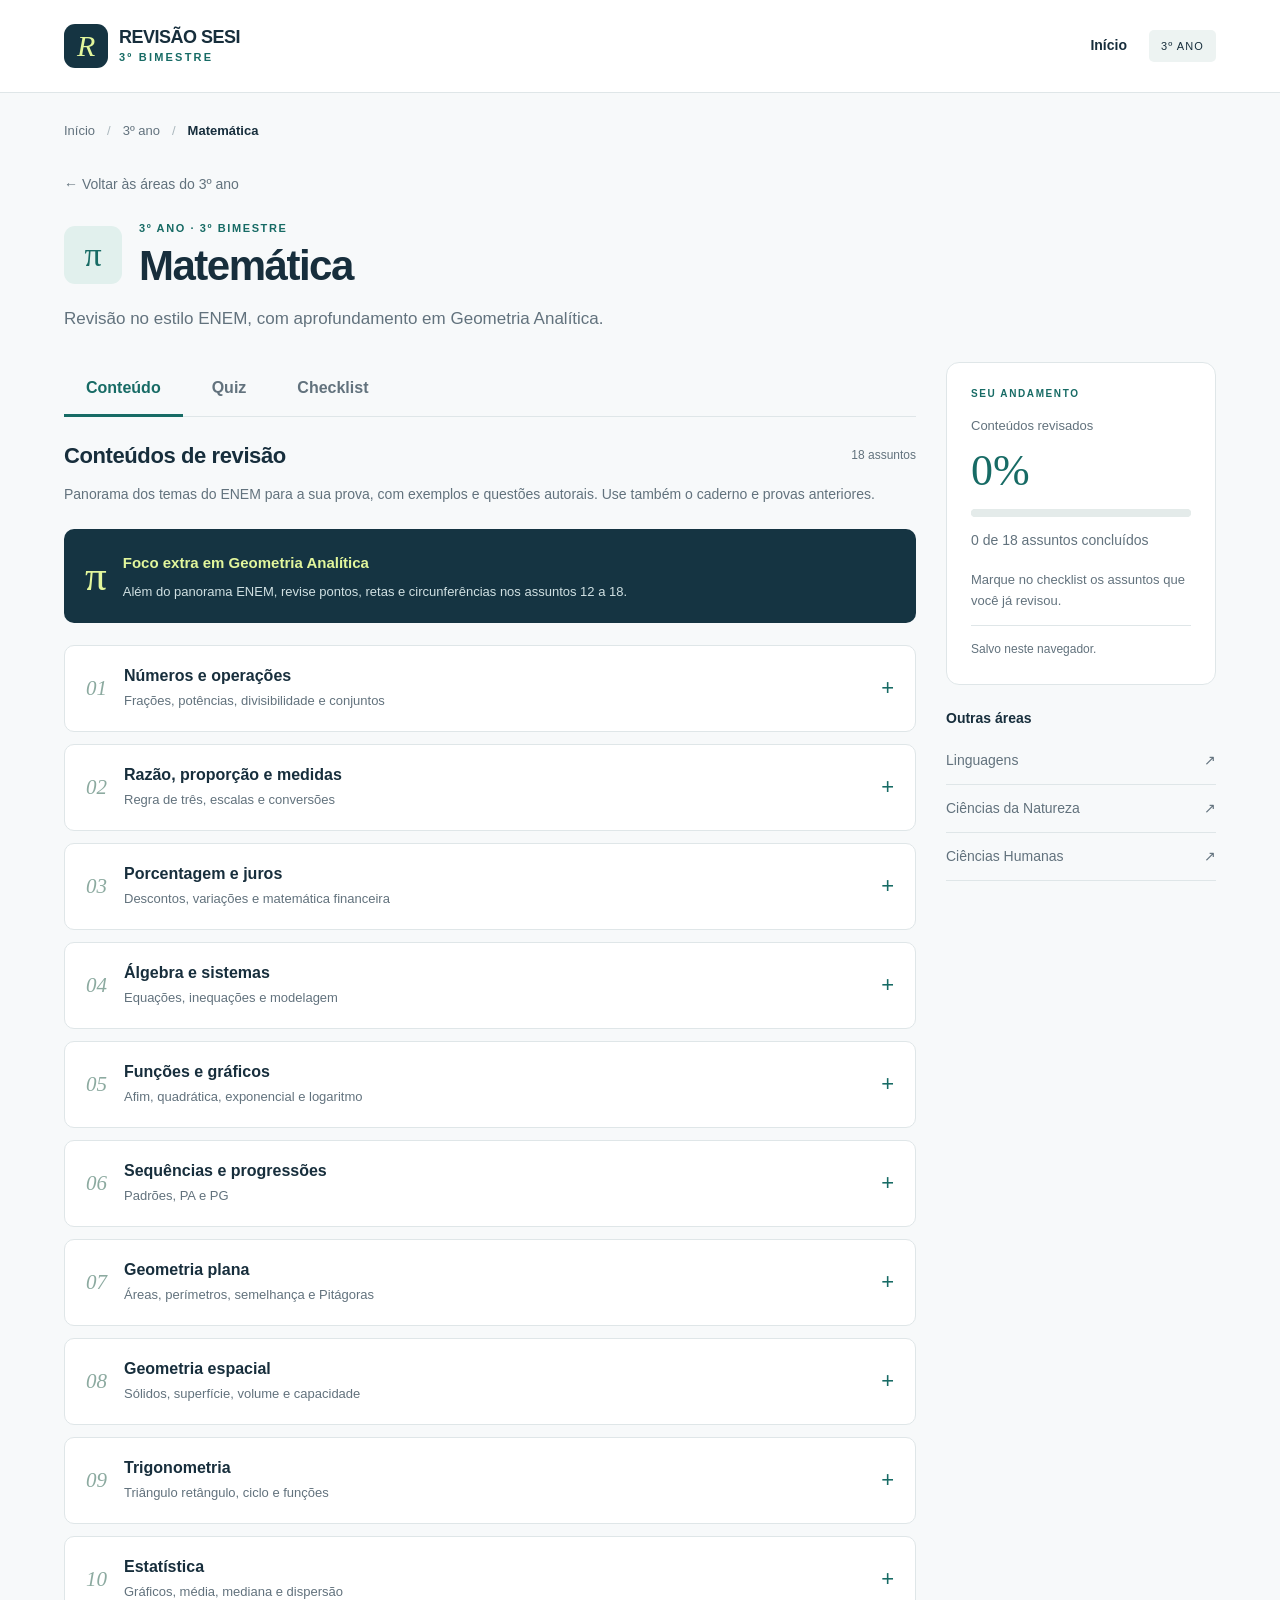
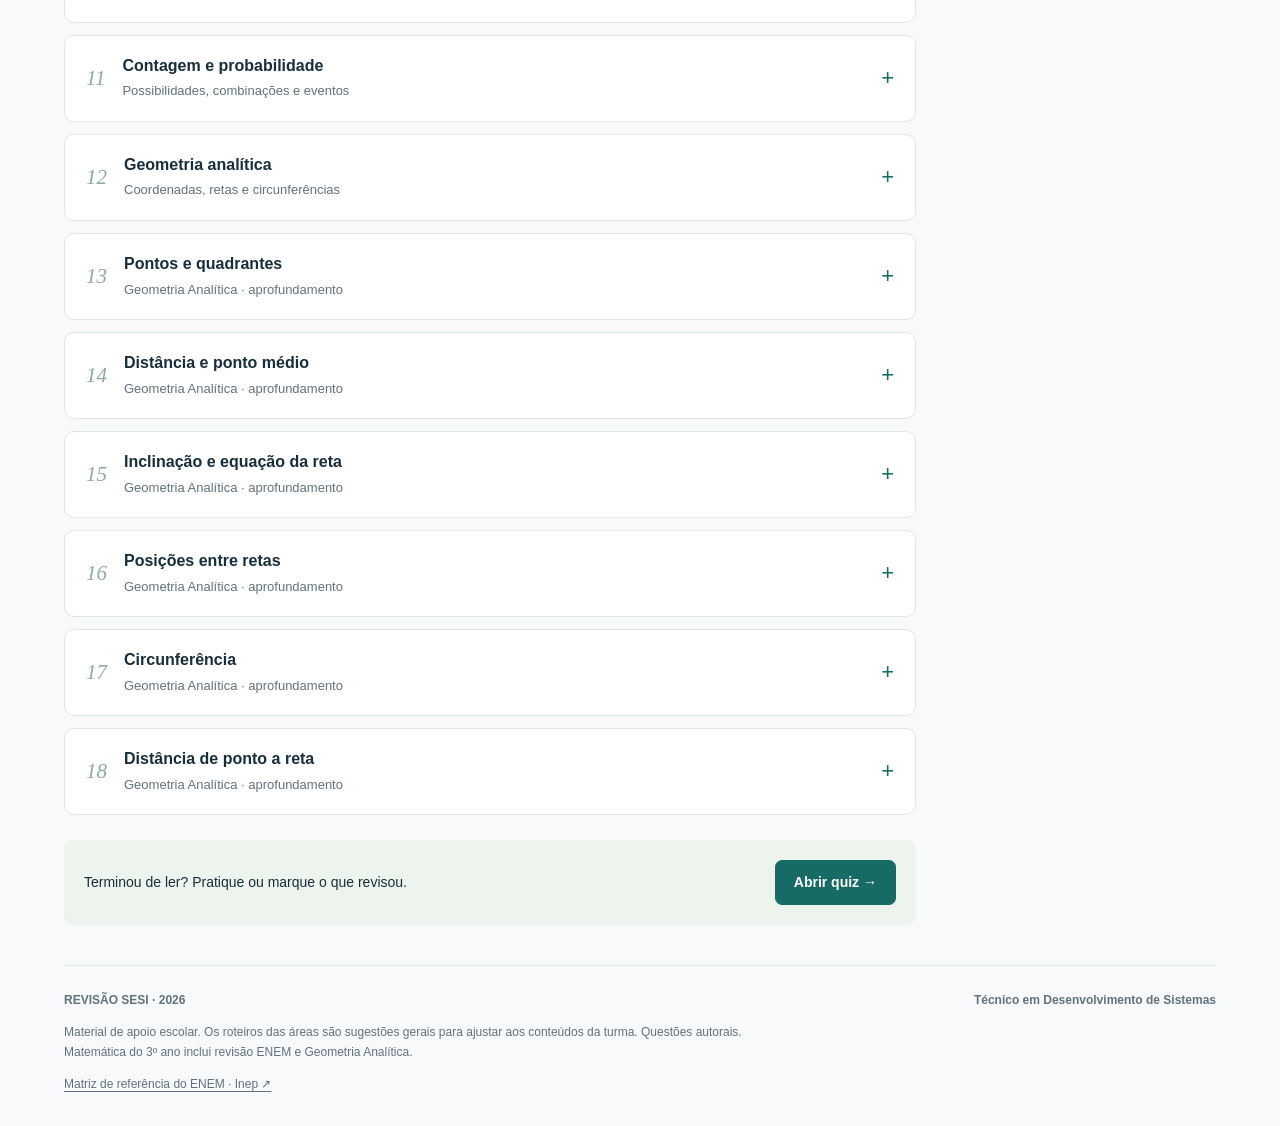
<file: pages/areas/3ano/matematica.html>
<!doctype html>
<html lang="pt-BR"><head><meta charset="UTF-8"><meta name="viewport" content="width=device-width,initial-scale=1"><title>Matemática | 3º Ano | Revisão SESI</title><meta name="description" content="Plataforma de revisão do 2º e 3º ano: Linguagens, Matemática, Ciências da Natureza e Ciências Humanas, com conteúdo, quiz e checklist."><meta name="theme-color" content="#153442"><link rel="icon" type="image/svg+xml" href="data:image/svg+xml,%3Csvg xmlns='http://www.w3.org/2000/svg' viewBox='0 0 40 40'%3E%3Crect width='40' height='40' rx='10' fill='%23153442'/%3E%3Ctext x='20' y='29' text-anchor='middle' font-size='29' fill='%23e2f69c'%3ER%3C/text%3E%3C/svg%3E"><link rel="stylesheet" href="../../../assets/css/style.css"><script defer src="../../../assets/js/data.js"></script><script defer src="../../../assets/js/script.js"></script></head>
<body data-page="area" data-grade="3" data-area="matematica" data-root="../../../">
<a class="skip" href="#app">Pular para o conteúdo</a>
<header class="site-header"><div class="header-inner"><a class="brand" id="home-link" href="../../../index.html" aria-label="Revisão SESI — página inicial"><span class="brand-mark" aria-hidden="true">R</span><span>REVISÃO SESI<small>3º BIMESTRE</small></span></a><nav class="header-nav" aria-label="Navegação principal"><a id="header-home" href="../../../index.html">Início</a><span class="year-tag" id="header-year">ENSINO MÉDIO</span></nav></div></header>
<div class="shell"><nav id="breadcrumbs" class="breadcrumbs" aria-label="Caminho de navegação"><a href="../../../index.html">Início</a></nav><main id="app" tabindex="-1"></main>
<footer class="site-footer"><div class="footer-top"><span>REVISÃO SESI · <span id="current-year"></span></span><span>Técnico em Desenvolvimento de Sistemas</span></div><p>Material de apoio escolar. Os roteiros das áreas são sugestões gerais para ajustar aos conteúdos da turma. Questões autorais. Matemática do 3º ano inclui revisão ENEM e Geometria Analítica.</p><a href="https://download.inep.gov.br/enem/outros_documentos/enem_matriz_referencia.pdf" target="_blank" rel="noopener">Matriz de referência do ENEM · Inep ↗</a></footer></div>
<div id="announcer" class="sr-only" role="status" aria-live="polite" aria-atomic="true"></div><noscript><p class="noscript">Ative o JavaScript para usar os conteúdos, quizzes e checklists. Os materiais também estão disponíveis em Markdown na pasta conteudos do projeto.</p></noscript></body></html>
</file>
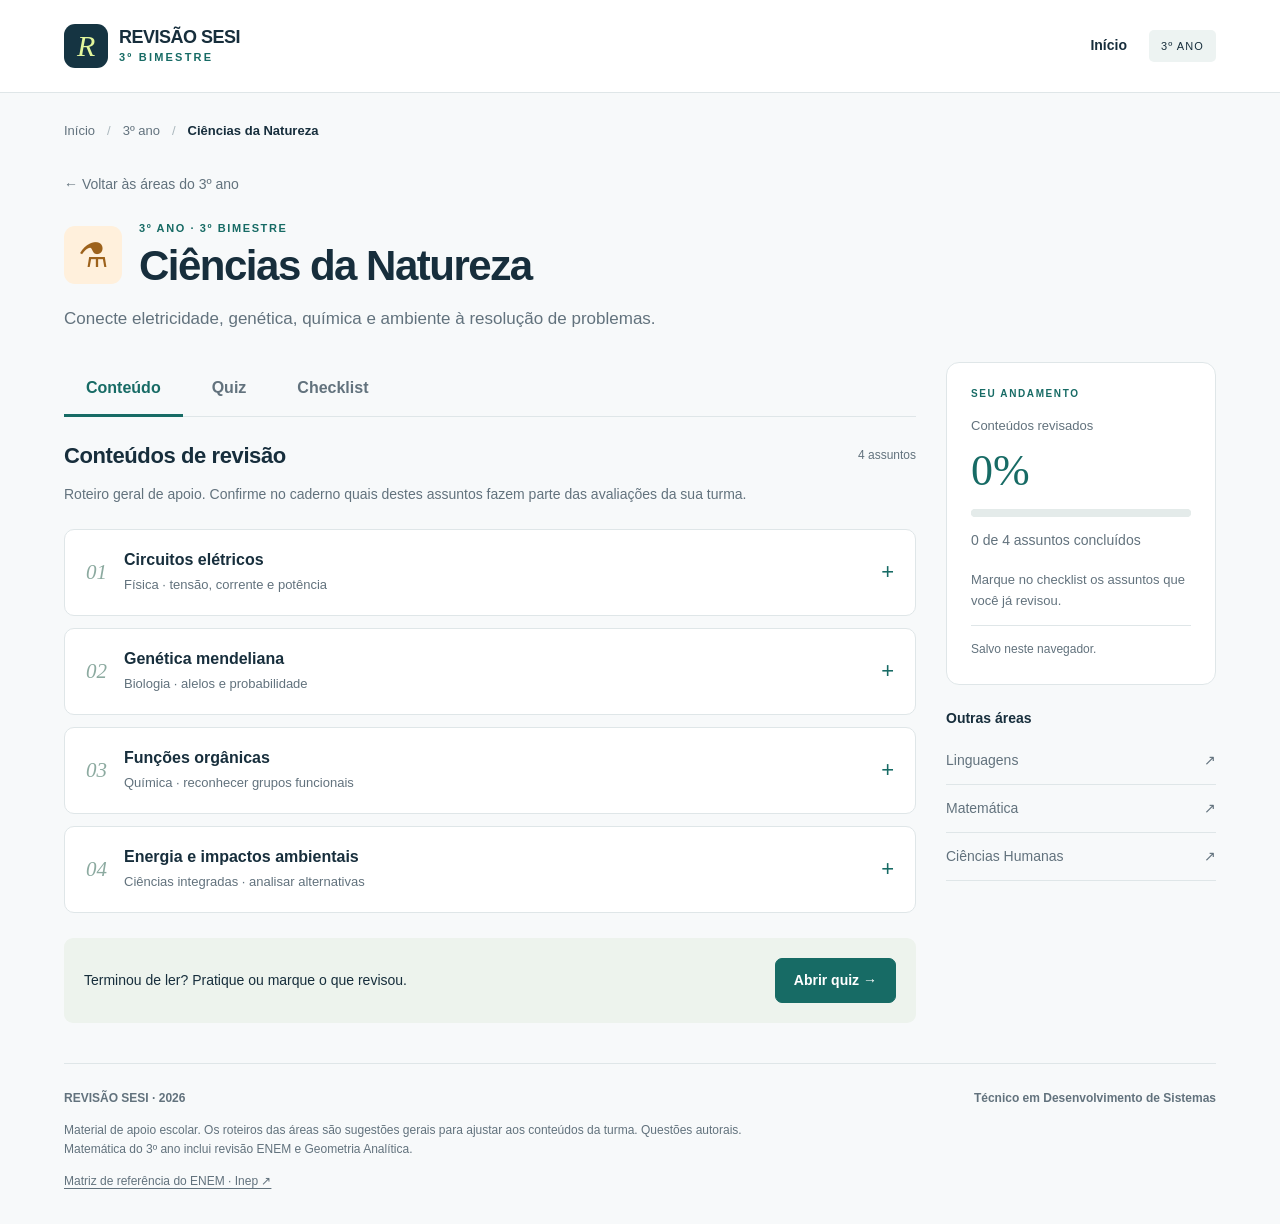
<file: pages/areas/3ano/natureza.html>
<!doctype html>
<html lang="pt-BR"><head><meta charset="UTF-8"><meta name="viewport" content="width=device-width,initial-scale=1"><title>Ciências da Natureza | 3º Ano | Revisão SESI</title><meta name="description" content="Plataforma de revisão do 2º e 3º ano: Linguagens, Matemática, Ciências da Natureza e Ciências Humanas, com conteúdo, quiz e checklist."><meta name="theme-color" content="#153442"><link rel="icon" type="image/svg+xml" href="data:image/svg+xml,%3Csvg xmlns='http://www.w3.org/2000/svg' viewBox='0 0 40 40'%3E%3Crect width='40' height='40' rx='10' fill='%23153442'/%3E%3Ctext x='20' y='29' text-anchor='middle' font-size='29' fill='%23e2f69c'%3ER%3C/text%3E%3C/svg%3E"><link rel="stylesheet" href="../../../assets/css/style.css"><script defer src="../../../assets/js/data.js"></script><script defer src="../../../assets/js/script.js"></script></head>
<body data-page="area" data-grade="3" data-area="natureza" data-root="../../../">
<a class="skip" href="#app">Pular para o conteúdo</a>
<header class="site-header"><div class="header-inner"><a class="brand" id="home-link" href="../../../index.html" aria-label="Revisão SESI — página inicial"><span class="brand-mark" aria-hidden="true">R</span><span>REVISÃO SESI<small>3º BIMESTRE</small></span></a><nav class="header-nav" aria-label="Navegação principal"><a id="header-home" href="../../../index.html">Início</a><span class="year-tag" id="header-year">ENSINO MÉDIO</span></nav></div></header>
<div class="shell"><nav id="breadcrumbs" class="breadcrumbs" aria-label="Caminho de navegação"><a href="../../../index.html">Início</a></nav><main id="app" tabindex="-1"></main>
<footer class="site-footer"><div class="footer-top"><span>REVISÃO SESI · <span id="current-year"></span></span><span>Técnico em Desenvolvimento de Sistemas</span></div><p>Material de apoio escolar. Os roteiros das áreas são sugestões gerais para ajustar aos conteúdos da turma. Questões autorais. Matemática do 3º ano inclui revisão ENEM e Geometria Analítica.</p><a href="https://download.inep.gov.br/enem/outros_documentos/enem_matriz_referencia.pdf" target="_blank" rel="noopener">Matriz de referência do ENEM · Inep ↗</a></footer></div>
<div id="announcer" class="sr-only" role="status" aria-live="polite" aria-atomic="true"></div><noscript><p class="noscript">Ative o JavaScript para usar os conteúdos, quizzes e checklists. Os materiais também estão disponíveis em Markdown na pasta conteudos do projeto.</p></noscript></body></html>
</file>
<file: assets/css/style.css>
:root{--ink:#172e3c;--muted:#62727d;--line:#dfe6e8;--paper:#f7f9fa;--white:#fff;--teal:#176b65;--lime:#e2f69c;--navy:#153442;--radius:16px;--shadow:0 8px 35px #18344206}
*{box-sizing:border-box}html{scroll-behavior:smooth}body{margin:0;color:var(--ink);background:var(--paper);font:16px/1.65 Arial,Helvetica,sans-serif}a{color:inherit;text-decoration:none}a,button,input,summary{-webkit-tap-highlight-color:transparent}button,input{font:inherit}button,summary,a{touch-action:manipulation}button{cursor:pointer}button:disabled{cursor:default;opacity:.45}a:focus-visible,button:focus-visible,input:focus-visible,summary:focus-visible,[tabindex]:focus-visible{outline:3px solid #2d897d;outline-offset:5px}::selection{background:var(--lime)}[hidden]{display:none!important}.skip{position:fixed;top:-100px;left:20px;background:var(--navy);color:#fff;padding:12px 20px;z-index:30}.skip:focus{top:10px}.site-header{background:#fff;border-bottom:1px solid var(--line)}.header-inner{max-width:1220px;margin:auto;padding:24px 34px;display:flex;align-items:center;justify-content:space-between;gap:20px}.brand{display:flex;gap:11px;align-items:center;line-height:1.07;font-size:18px;font-weight:800;letter-spacing:-.5px}.brand-mark{display:grid;place-items:center;width:44px;height:44px;background:var(--navy);color:var(--lime);border-radius:11px;font:italic 30px Georgia}.brand small{display:block;font-size:11px;letter-spacing:2.2px;margin-top:5px;color:var(--teal)}.header-nav{display:flex;align-items:center;gap:22px;font-size:14px}.header-nav a{font-weight:600}.year-tag{font-size:11px;letter-spacing:1.1px;background:#edf3f2;padding:7px 12px;border-radius:5px}.shell{max-width:1220px;margin:auto;padding:0 34px}.breadcrumbs{display:flex;gap:12px;align-items:center;flex-wrap:wrap;padding:23px 0 18px;font-size:13px;color:var(--muted);min-height:70px}.breadcrumbs a:hover{text-decoration:underline}.breadcrumbs>[aria-current]{color:var(--ink);font-weight:600}.breadcrumbs>span[aria-hidden]{color:#abb8bd}main{min-height:55vh;padding-bottom:40px}main:focus{outline:none}.eyebrow{font-size:11px;letter-spacing:1.6px;font-weight:800;color:var(--teal);margin:0 0 14px;line-height:1.4}h1{font-size:clamp(37px,4.3vw,57px);line-height:1.1;letter-spacing:-2.2px;font-weight:700;margin:0 0 20px}h1 em{font-family:Georgia,serif;font-weight:normal;color:var(--teal)}h2,h3{line-height:1.3}.lead{max-width:590px;color:var(--muted);font-size:17px;line-height:1.7;margin:0}.home-intro{display:flex;justify-content:space-between;align-items:center;gap:45px;padding:21px 0 40px}.semester-note{flex:0 0 260px;border-left:1px solid var(--line);padding-left:40px}.note-symbol{display:grid;place-items:center;background:var(--lime);width:38px;height:38px;border-radius:50%;margin-bottom:15px;font-size:22px}.semester-note>span:not(.note-symbol){font-size:10px;letter-spacing:1.5px;font-weight:bold}.semester-note p{font:italic 24px/1.35 Georgia;margin:13px 0 0}.section-heading{display:flex;align-items:center;justify-content:space-between;gap:16px;margin:10px 0 19px}.section-heading h2{font-size:23px;letter-spacing:-.6px;margin:0}.section-heading>span{color:var(--muted);font-size:13px}.grade-grid,.area-grid{display:grid;grid-template-columns:repeat(2,minmax(0,1fr));gap:24px}.grade-card{border:1px solid var(--line);border-radius:var(--radius);background:#fff;padding:27px 30px;box-shadow:var(--shadow);transition:transform .15s,border-color .15s}.grade-card:hover,.area-card:hover{transform:translateY(-3px);border-color:#79a99e}.grade-top{display:flex;align-items:center;justify-content:space-between;font-size:11px;letter-spacing:1.7px;font-weight:700}.circle-arrow{font-size:24px;font-weight:normal;letter-spacing:0}.grade-name{display:flex;align-items:center;gap:26px;margin:14px 0 20px}.big-grade{font:normal 105px/.95 Georgia;color:var(--teal);letter-spacing:-8px;white-space:nowrap}.big-grade sup{font-size:33px;vertical-align:super;margin-left:7px}.grade-name h3{font-size:25px;margin:0 0 7px;letter-spacing:-.6px}.grade-name p{font-size:15px;line-height:1.55;color:var(--muted);max-width:280px;margin:0}.grade-3{background:var(--navy);color:#fff;border-color:var(--navy)}.grade-3 .big-grade,.grade-3 .circle-arrow{color:var(--lime)}.grade-3 .grade-name p,.grade-3 .progress-count,.grade-3 .progress-caption{color:#c9d8db}.grade-3 .progress-caption strong{color:var(--lime)}.grade-3 progress::-webkit-progress-bar{background:#45606a}.grade-3 progress::-webkit-progress-value{background:var(--lime)}.grade-3 progress::-moz-progress-bar{background:var(--lime)}.grade-3 .card-action{border-color:#45606a;color:var(--lime)}.card-action{display:flex;justify-content:space-between;align-items:center;padding-top:16px;margin-top:19px;border-top:1px solid var(--line);font-size:14px;font-weight:700}.progress-caption{display:flex;justify-content:space-between;align-items:center;gap:15px;font-size:13px;color:var(--muted);margin-bottom:8px}.progress-caption strong{color:var(--teal);font-size:15px}progress{display:block;width:100%;height:6px;border:0;border-radius:8px;background:#e4ebea;overflow:hidden}progress::-webkit-progress-bar{background:#e4ebea;border-radius:8px}progress::-webkit-progress-value{background:var(--teal);border-radius:8px}progress::-moz-progress-bar{background:var(--teal);border-radius:8px}.progress-count{display:block;font-size:12px;color:var(--muted);margin-top:7px}.how-to{display:grid;grid-template-columns:repeat(3,1fr);gap:30px;margin-top:42px;padding-top:29px;border-top:1px solid var(--line)}.how-to article{display:flex;gap:15px}.how-to article>span{font:italic 22px Georgia;color:#8aa39f;padding-top:1px}.how-to h2{font-size:16px;margin:0 0 6px}.how-to p{font-size:14px;line-height:1.5;color:var(--muted);margin:0}.back-link{font-size:14px;color:var(--muted);display:inline-block;margin:10px 0 25px}.back-link:hover{color:var(--teal)}.page-heading{display:flex;justify-content:space-between;align-items:center;gap:30px;margin-bottom:32px}.grade-progress{width:280px;background:#fff;border:1px solid var(--line);padding:25px;border-radius:12px;flex-shrink:0}.large .progress-caption{display:block}.large .progress-caption strong{display:block;font:normal 44px/1.3 Georgia;margin:6px 0 10px}.large progress{height:8px}.large .progress-count{margin-top:12px;font-size:14px}.area-card{background:#fff;border:1px solid var(--line);border-radius:var(--radius);padding:26px;box-shadow:var(--shadow);transition:transform .15s,border-color .15s}.area-card-top{display:flex;align-items:center;justify-content:space-between}.area-card-top>span:last-child{font-size:24px;color:var(--muted)}.subject-icon{display:grid;place-items:center;width:49px;height:49px;border-radius:11px;font:normal 27px Georgia;background:#e1f0ed;color:var(--teal);flex-shrink:0}.violet .subject-icon{background:#eee9f8;color:#7251a3}.orange .subject-icon{background:#fff0dc;color:#9d621c}.blue .subject-icon{background:#e7effa;color:#3b689a}.area-card h2{font-size:24px;margin:18px 0 7px;letter-spacing:-.6px}.area-card>p{font-size:16px;color:var(--muted);margin:0 0 14px}.area-meta{font-size:12px;color:var(--muted);margin-bottom:20px}.area-meta span{padding:0 9px;color:#a4b2b8}.area-title{display:flex;gap:17px;align-items:center}.area-title .subject-icon{width:58px;height:58px;font-size:34px}.area-title .eyebrow{margin-bottom:7px}.area-title h1{font-size:42px;letter-spacing:-1.5px;margin:0}.area-heading>.lead{margin:15px 0 28px;max-width:770px}.study-layout{display:grid;grid-template-columns:minmax(0,1fr) 270px;gap:30px;align-items:start}.study-main{min-width:0}.tabs{display:flex;border-bottom:1px solid var(--line);gap:7px;margin-bottom:25px}.tabs button{font-size:16px;font-weight:600;background:none;border:0;border-bottom:3px solid transparent;padding:13px 22px;color:var(--muted);margin-bottom:-1px}.tabs button:hover{color:var(--teal);background:#edf5f1}.tabs button[aria-selected=true]{color:var(--teal);border-bottom-color:var(--teal)}.study-sidebar{position:sticky;top:24px}.progress-card{background:#fff;border:1px solid var(--line);border-radius:13px;padding:24px}.progress-card .eyebrow{font-size:10px}.small{font-size:13px;color:var(--muted);line-height:1.6}.progress-card .small{margin:18px 0 13px}.storage-note{margin:0;padding-top:14px;border-top:1px solid var(--line);font-size:12px;color:var(--muted)}.other-areas{margin-top:24px}.other-areas h2{font-size:14px;margin:0 0 10px}.other-areas a{display:flex;justify-content:space-between;align-items:center;gap:10px;font-size:14px;padding:12px 0;color:var(--muted);border-bottom:1px solid var(--line)}.other-areas a:hover{color:var(--teal)}.panel-intro{display:flex;justify-content:space-between;align-items:center;gap:15px}.panel-intro h2{font-size:22px;margin:0;letter-spacing:-.4px}.panel-intro>span{font-size:12px;color:var(--muted);white-space:nowrap}.scope-note{font-size:14px;color:var(--muted);margin:12px 0 23px;line-height:1.65}.focus-banner{display:flex;gap:16px;align-items:center;background:var(--navy);color:#fff;border-radius:10px;padding:21px;margin-bottom:22px}.focus-banner>span{font:normal 43px Georgia;color:var(--lime)}.focus-banner strong{font-size:15px;color:var(--lime)}.focus-banner p{font-size:13px;color:#d0e0e2;margin:6px 0 0;line-height:1.5}.lesson{background:#fff;border:1px solid var(--line);border-radius:10px;margin:12px 0;overflow:hidden}.lesson[open]{border-color:#83afa4}.lesson summary{list-style:none;display:flex;align-items:center;gap:17px;padding:19px 21px;cursor:pointer}.lesson summary::-webkit-details-marker{display:none}.lesson-number{font:italic 21px Georgia;color:#8caaa0;flex-shrink:0}.lesson summary strong{display:block;font-size:16px;line-height:1.35}.lesson summary small{display:block;font-size:13px;color:var(--muted);margin-top:4px}.expand{margin-left:auto;color:var(--teal);font-size:22px;font-weight:normal}.lesson[open] .expand{transform:rotate(45deg)}.lesson-body{padding:3px 25px 24px;border-top:1px solid #edf1ef;font-size:16px}.lesson-body p{margin:16px 0}.lesson-body ul{padding-left:22px}.lesson-body li{margin:8px 0}.formula{background:#f0f5ef;border-left:3px solid var(--teal);padding:14px 16px;margin:18px 0;font-size:16px;font-weight:600;line-height:1.9;overflow-wrap:anywhere}.example{background:#f5f8fa;border:1px solid #e9eff0;padding:17px 19px;border-radius:8px;margin:21px 0 15px}.example .eyebrow{font-size:10px}.example p{margin:8px 0 0;font-size:16px}.tip{font-size:14px;color:#6a614f}.graph-card{border:1px solid var(--line);border-radius:10px;padding:20px;margin:20px 0}.graph-copy h2{font:normal 25px Georgia}.graph-copy p{font-size:15px}.graph-wrap{max-width:420px;margin:auto}.graph{display:block;width:100%;height:auto}.pill{font-size:10px;letter-spacing:1px;color:var(--teal);font-weight:bold}.next-step{display:flex;align-items:center;justify-content:space-between;gap:20px;background:#edf3ed;padding:20px;border-radius:9px;margin-top:25px}.next-step p{font-size:14px;margin:0}.button{display:inline-flex;justify-content:center;align-items:center;min-height:44px;padding:10px 18px;font-size:14px;font-weight:700;border:1px solid var(--teal);border-radius:7px;background:var(--teal);color:#fff;white-space:nowrap}.button:hover:not(:disabled){background:#10544e}.button.secondary{background:#fff;border-color:var(--line);color:var(--ink)}.button.secondary:hover:not(:disabled){background:#edf4ef}.checklist{border:0;margin:0;padding:0}.check-row{display:flex;gap:14px;align-items:center;border:1px solid var(--line);background:#fff;padding:18px;margin:12px 0;border-radius:9px;cursor:pointer}.check-row:hover{border-color:#8cb2aa}.check-row input{width:20px;height:20px;accent-color:var(--teal);flex-shrink:0;margin:0}.check-index{font:italic 18px Georgia;color:#82968d}.check-row strong{display:block;font-size:16px;line-height:1.3}.check-row small{display:block;font-size:13px;color:var(--muted);line-height:1.45;margin-top:5px}.check-state{font-size:11px;margin-left:auto;white-space:nowrap;color:var(--muted)}.check-row.done{background:#eef6ec;border-color:#aec8af}.check-row.done .check-state{color:#37653d;font-weight:bold}.checklist-finish{background:#e8f4e5;border-radius:7px;padding:17px;font-size:15px;color:#34613c}.quiz-counter{display:flex;justify-content:space-between;gap:10px;font-size:13px;color:var(--muted);margin:20px 0 8px}.question-card{background:#fff;border:1px solid var(--line);border-radius:12px;padding:26px;margin-top:23px}.question-card .eyebrow{font-size:10px}.question-card h3{font-size:25px;letter-spacing:-.5px;margin:11px 0 17px}.question-text{font-size:17px}.options{border:0;padding:0;margin:23px 0 0}.option{display:flex;align-items:center;gap:12px;padding:14px;border:1px solid var(--line);border-radius:7px;margin:10px 0;cursor:pointer;font-size:16px;line-height:1.45}.option:hover{border-color:#8bb4a9;background:#f4f8f3}.option input{width:17px;height:17px;accent-color:var(--teal);flex-shrink:0;margin:0}.option-letter{font-size:13px;font-weight:700;color:var(--muted)}.option.correct{border-color:#83ad79;background:#edf6e7}.option.incorrect{border-color:#cf9581;background:#fff2ec}.answer-badge{font-size:10px;color:#35642d;margin-left:auto;font-weight:bold;white-space:nowrap}.feedback{border-left:3px solid #6f9964;padding:17px;background:#f0f7eb;margin-top:24px;border-radius:0 7px 7px 0}.feedback.incorrect{border-color:#b6795b;background:#fff5ed}.feedback strong{font-size:16px}.feedback p{font-size:15px;margin:9px 0 0}.quiz-navigation{display:flex;justify-content:space-between;gap:12px;margin-top:24px}.quiz-result{background:var(--navy);color:#fff;padding:30px;border-radius:12px;margin-bottom:27px}.quiz-result .eyebrow{color:var(--lime)}.quiz-result h2{font:normal 64px/1.1 Georgia;margin:12px 0 20px;color:var(--lime)}.quiz-result h2 span{font:normal 19px Arial;color:#fff}.quiz-result p{font-size:16px;color:#d0dcdf}.quiz-result .button{background:var(--lime);color:var(--navy);border:0}.answer-review{border:1px solid var(--line);background:#fff;padding:16px 18px;margin:12px 0;border-radius:8px;font-size:15px}.answer-review summary{cursor:pointer;font-weight:bold}.success-text{color:#407439}.error-text{color:#a05d3e}.site-footer{border-top:1px solid var(--line);padding:25px 0 32px;font-size:12px;color:var(--muted)}.footer-top{display:flex;justify-content:space-between;gap:15px;font-size:12px;font-weight:600}.site-footer p{max-width:720px;line-height:1.65;margin:12px 0}.site-footer a{text-decoration:underline;text-underline-offset:3px}.sr-only{position:absolute;width:1px;height:1px;padding:0;margin:-1px;overflow:hidden;clip:rect(0,0,0,0);white-space:nowrap;border:0}.noscript{background:#fff4dd;border:1px solid #e0c77c;padding:20px;margin:20px auto;max-width:1000px}
@media(max-width:1000px){.semester-note{flex-basis:225px;padding-left:25px}.study-layout{grid-template-columns:minmax(0,1fr) 235px;gap:23px}.progress-card{padding:21px}.grade-name{gap:20px}.big-grade{font-size:88px}.grade-card{padding:24px}.grade-name p{font-size:14px}.grade-progress{width:245px}.tabs button{padding:13px 17px}.question-card{padding:22px}.check-index{display:none}.check-state{font-size:10px}}
@media(max-width:760px){.header-inner{padding:19px 22px}.shell{padding:0 22px}.brand{font-size:17px}.year-tag{font-size:10px;padding:6px 9px}.header-nav{gap:13px}.home-intro{gap:20px;padding:16px 0 30px}.semester-note{display:none}h1{font-size:43px}.lead{font-size:16px}.grade-grid,.area-grid{gap:17px}.grade-card{padding:22px}.grade-name{display:block}.big-grade{font-size:76px;display:block;margin:20px 0}.big-grade sup{font-size:25px}.grade-name h3{font-size:22px}.grade-name p{min-height:68px}.grade-top{font-size:10px}.how-to{gap:20px;margin-top:32px}.how-to article{display:block}.how-to article>span{display:block;margin-bottom:10px}.how-to h2{font-size:15px}.how-to p{font-size:13px}.page-heading{align-items:flex-start}.grade-progress{width:210px;padding:20px}.area-card{padding:23px}.area-card h2{font-size:21px}.area-card>p{font-size:15px}.study-layout{display:flex;flex-direction:column;gap:24px}.study-main{width:100%;order:2}.study-sidebar{position:static;order:1;width:100%}.study-sidebar .progress-card{padding:18px 20px;display:grid;grid-template-columns:minmax(0,1fr) minmax(0,1fr);column-gap:22px;align-items:center}.progress-card>.eyebrow{grid-column:1/-1;margin-bottom:9px}.progress-card .large .progress-caption{display:flex}.progress-card .large .progress-caption strong{font:600 18px Arial;margin:0}.progress-card .large .progress-count{font-size:12px;margin-top:7px}.progress-card .small{font-size:13px;margin:0}.storage-note{grid-column:1/-1;margin-top:14px;padding-top:10px}.other-areas{display:none}.area-title h1{font-size:37px}.area-heading>.lead{margin-bottom:21px}.tabs{margin-bottom:23px}.tab-panel{min-width:0}.check-index{display:block}.check-state{font-size:11px}.breadcrumbs{font-size:12px;padding:20px 0 13px;min-height:60px}.back-link{margin-top:6px;margin-bottom:20px}}
@media(max-width:520px){.header-inner{padding:17px 18px}.shell{padding:0 18px}.header-nav>a{display:none}.brand-mark{width:39px;height:39px;font-size:27px}.brand{font-size:16px}.brand small{font-size:10px}.year-tag{font-size:9px;letter-spacing:.7px}h1{font-size:38px;letter-spacing:-1.7px}.eyebrow{font-size:10px}.home-intro{padding-top:11px}.section-heading h2{font-size:21px}.section-heading>span{font-size:12px}.grade-grid,.area-grid{grid-template-columns:1fr}.grade-name{display:flex;gap:24px;margin:10px 0 20px}.big-grade{font-size:89px;margin:12px 0}.grade-name h3{font-size:25px}.grade-name p{font-size:15px;min-height:0}.how-to{grid-template-columns:1fr;gap:20px}.how-to article{display:flex;gap:16px}.how-to article>span{margin-top:1px}.how-to h2{font-size:16px}.how-to p{font-size:14px}.page-heading{display:block;margin-bottom:25px}.grade-progress{width:100%;margin-top:25px}.grade-progress .large .progress-caption{display:flex}.grade-progress .large .progress-caption strong{font:600 20px Arial;margin:0}.area-card{padding:23px}.area-card h2{font-size:24px}.area-title{gap:13px;align-items:flex-start}.area-title .subject-icon{width:46px;height:46px;font-size:29px}.area-title h1{font-size:31px;letter-spacing:-1px}.area-title .eyebrow{font-size:9px}.area-heading .lead{font-size:16px}.tabs{gap:0}.tabs button{flex:1;padding:12px 8px;font-size:15px}.panel-intro h2{font-size:20px}.panel-intro>span{font-size:11px}.scope-note{font-size:14px}.study-sidebar .progress-card{display:block;padding:19px}.progress-card .small{margin-top:13px}.lesson summary{padding:17px 16px;gap:12px}.lesson summary strong{font-size:16px}.lesson summary small{font-size:13px}.lesson-body{padding:0 18px 20px}.lesson-number{font-size:19px}.formula{font-size:15px;padding:12px;line-height:1.8}.example{padding:15px}.focus-banner{padding:18px;gap:13px}.focus-banner strong{font-size:14px}.next-step{align-items:flex-start;flex-direction:column}.check-row{padding:16px 13px;gap:12px}.check-index,.check-state{display:none}.check-row strong{font-size:15px}.question-card{padding:21px 17px}.question-card h3{font-size:23px}.question-text{font-size:16px}.option{padding:13px 10px;gap:9px;font-size:15px}.answer-badge{font-size:9px}.quiz-navigation .button{padding:10px 13px;font-size:13px}.feedback{padding:15px}.footer-top{flex-direction:column;gap:7px}.graph-card{padding:13px}.graph-copy p{font-size:15px}.graph-copy h2{font-size:23px}.site-footer{padding-bottom:26px}.back-link{font-size:13px}}
@media(prefers-reduced-motion:reduce){html{scroll-behavior:auto}.grade-card,.area-card{transition:none}}
@media print{.site-header,.breadcrumbs,.back-link,.tabs,.study-sidebar,.next-step,.site-footer{display:none}.shell{max-width:none;padding:0}.study-layout{display:block}.lesson{break-inside:avoid}.lesson::details-content{display:block!important}.lesson-body{display:block!important}.tab-panel[hidden]{display:none!important}h1{font-size:32px}.graph-card{break-inside:avoid}body{background:#fff}}
</file>
